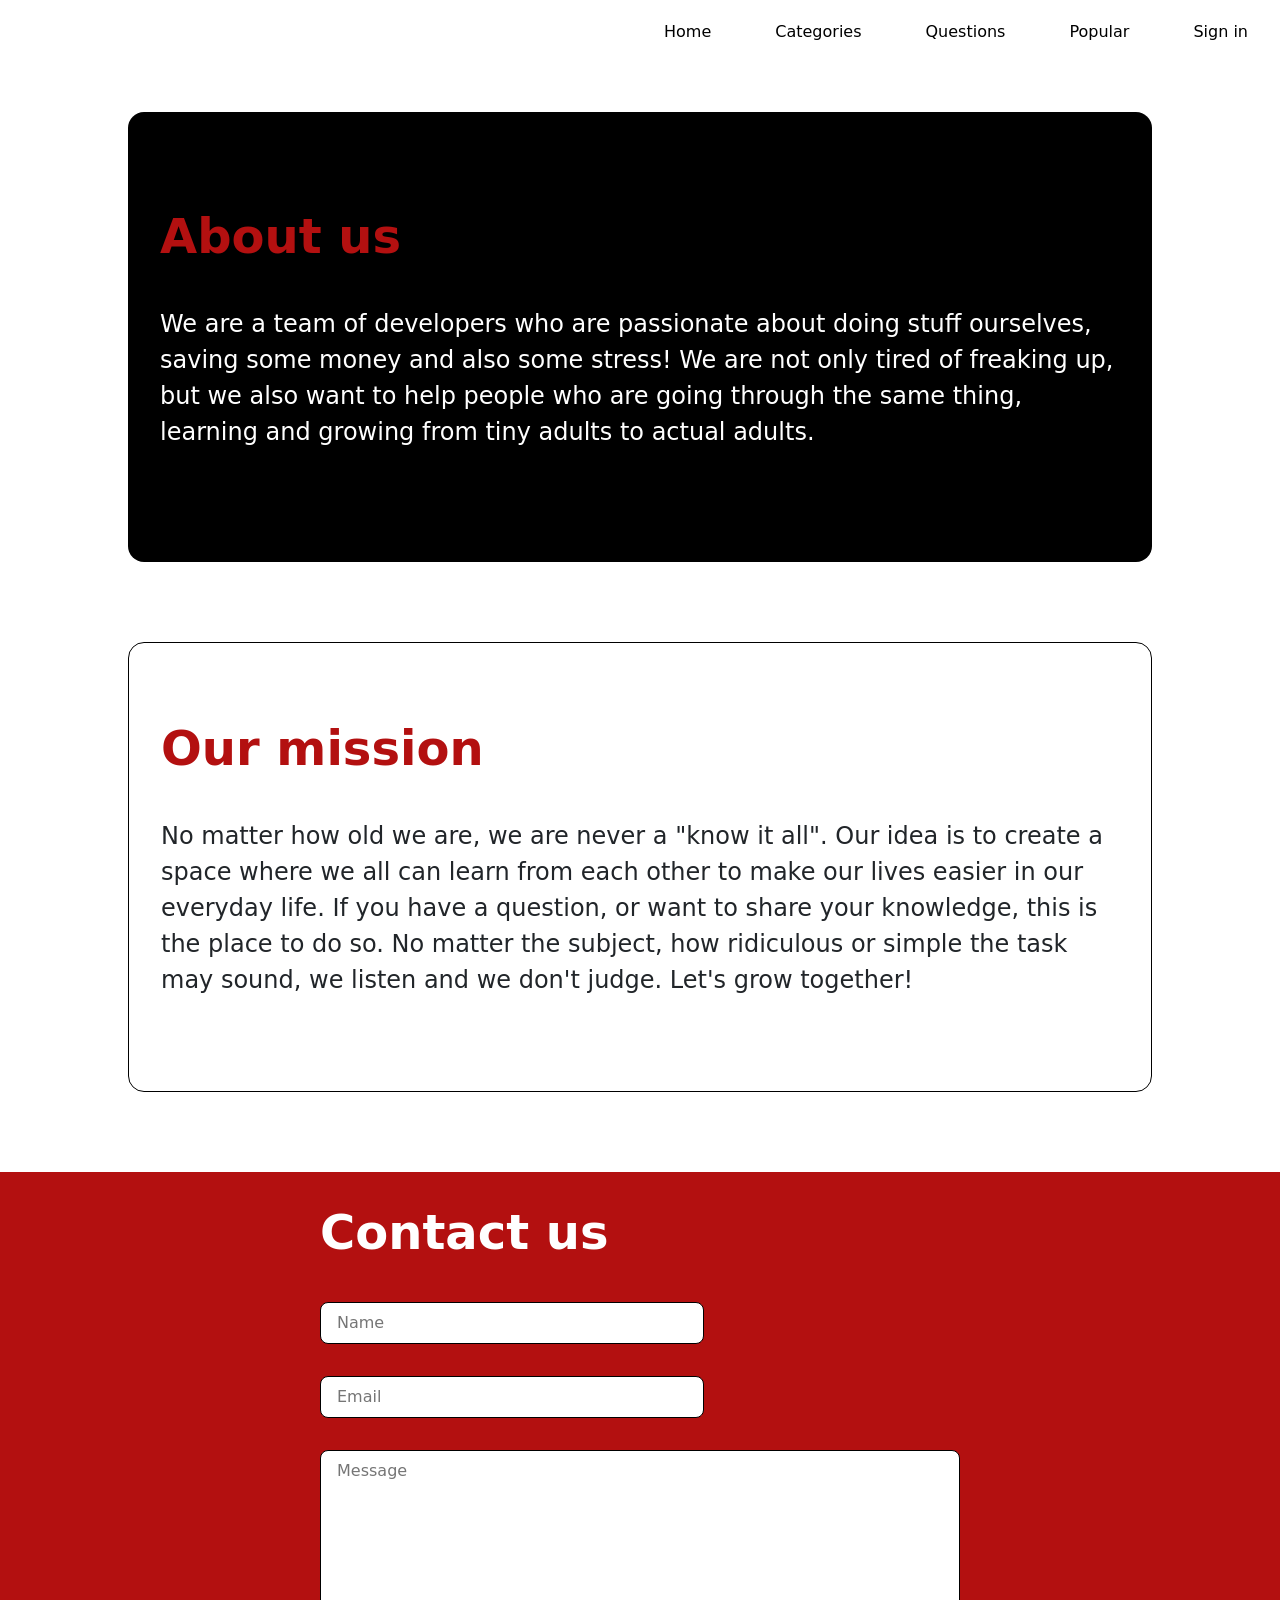
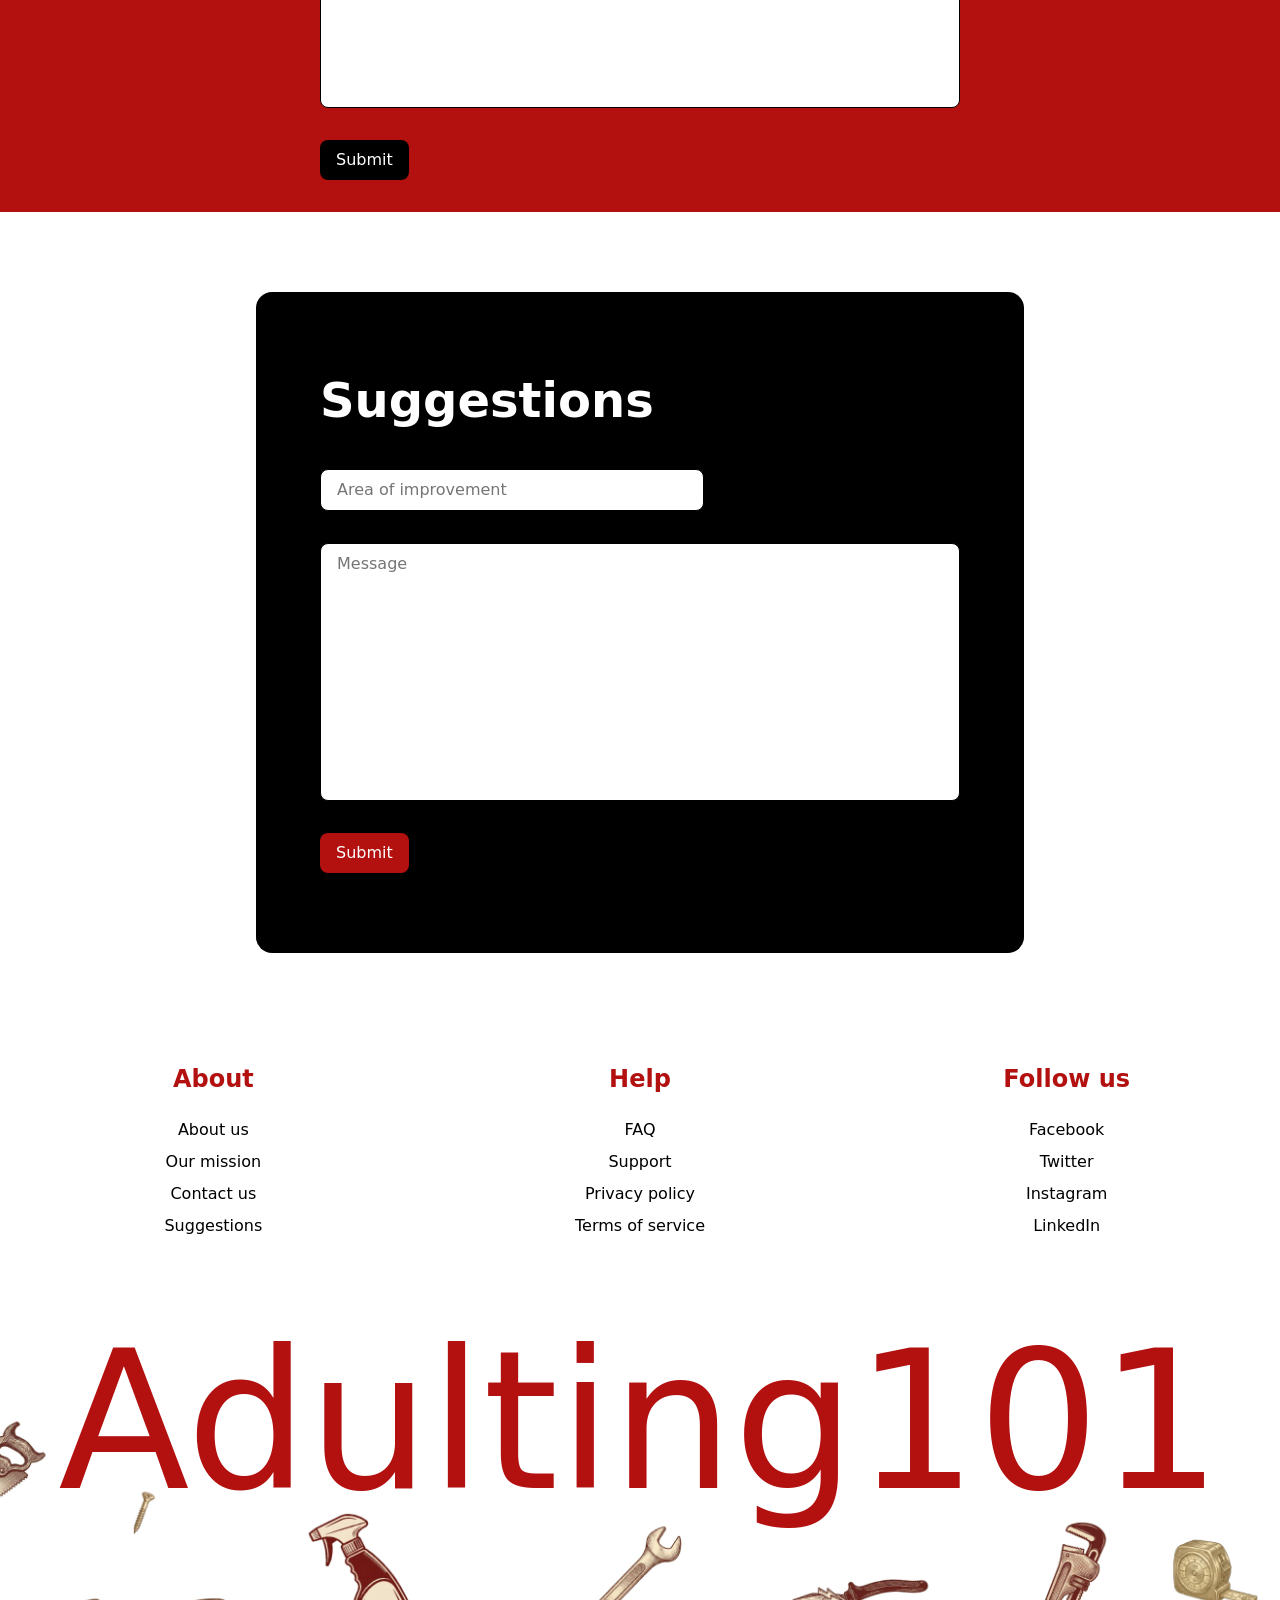
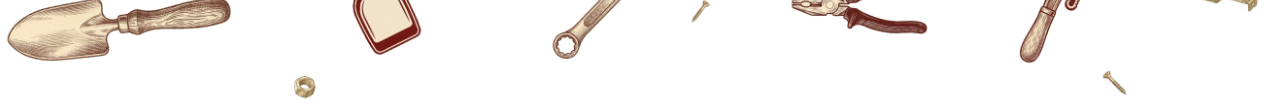
<file: about.html>
<!DOCTYPE html>
<html lang="en">
<head>
  <meta charset="UTF-8">
  <meta name="viewport" content="width=device-width, initial-scale=1.0">
  <link href="https://cdn.jsdelivr.net/npm/bootstrap@5.3.8/dist/css/bootstrap.min.css" rel="stylesheet" integrity="sha384-sRIl4kxILFvY47J16cr9ZwB07vP4J8+LH7qKQnuqkuIAvNWLzeN8tE5YBujZqJLB" crossorigin="anonymous">
  <link rel="stylesheet" href="css/navbar.css">
  <link rel="stylesheet" href="css/about.css">
  <link rel="stylesheet" href="css/footer.css">
  <title>Adulting101</title>
</head>
<body>
  <header id="navbar">
    <nav>
      <div>
        <div class="col-12">
          <ul class="d-none d-md-flex" id="menuList">
            <li><a href="index.html" id="home">Home</a></li>
            <li><a href="index.html#categoriesSectionId" id="categories">Categories</a></li>
            <li><a href="questions.html" id="questions">Questions</a></li>
            <li><a href="popular.html" id="popular">Popular</a></li>
            <li><a href="signIn.html" id="signIn">Sign in</a></li>
          </ul>
          <div class="menuButtonContainer">
            <button class="d-flex d-md-none menuButton" onclick="toggleMenu()" id="menuButtonId">
              <svg xmlns="http://www.w3.org/2000/svg" width="40" height="40" fill="currentColor" class="bi bi-justify" id="openMenu" viewBox="0 0 16 16">
                <path fill-rule="evenodd" d="M2 12.5a.5.5 0 0 1 .5-.5h11a.5.5 0 0 1 0 1h-11a.5.5 0 0 1-.5-.5m0-3a.5.5 0 0 1 .5-.5h11a.5.5 0 0 1 0 1h-11a.5.5 0 0 1-.5-.5m0-3a.5.5 0 0 1 .5-.5h11a.5.5 0 0 1 0 1h-11a.5.5 0 0 1-.5-.5m0-3a.5.5 0 0 1 .5-.5h11a.5.5 0 0 1 0 1h-11a.5.5 0 0 1-.5-.5"/>
              </svg>
              <svg xmlns="http://www.w3.org/2000/svg" width="40" height="40" fill="currentColor" class="bi bi-x-square d-none" id="closeMenu" viewBox="0 0 16 16">
                <path d="M14 1a1 1 0 0 1 1 1v12a1 1 0 0 1-1 1H2a1 1 0 0 1-1-1V2a1 1 0 0 1 1-1zM2 0a2 2 0 0 0-2 2v12a2 2 0 0 0 2 2h12a2 2 0 0 0 2-2V2a2 2 0 0 0-2-2z"/>
                <path d="M4.646 4.646a.5.5 0 0 1 .708 0L8 7.293l2.646-2.647a.5.5 0 0 1 .708.708L8.707 8l2.647 2.646a.5.5 0 0 1-.708.708L8 8.707l-2.646 2.647a.5.5 0 0 1-.708-.708L7.293 8 4.646 5.354a.5.5 0 0 1 0-.708"/>
              </svg>
            </button>
          </div>
        </div>
      </div>
    </nav>
  </header>

  <main>
    <section class="aboutSection" id="aboutSectionId">
      <div class="d-flex flex-column justify-content-center">
        <h2>About us</h2>
        <p>We are a team of developers who are passionate about doing stuff ourselves, saving some money and also some stress! We are not only tired of freaking up, but we also want to help people who are going through the same thing, learning and growing from tiny adults to actual adults.</p>
      </div>
    </section>

    <section class="missionSection" id="missionSectionId">
      <div class="d-flex flex-column justify-content-center">
        <h2>Our mission</h2>
        <p>No matter how old we are, we are never a "know it all". Our idea is to create a space where we all can learn from each other to make our lives easier in our everyday life. If you have a question, or want to share your knowledge, this is the place to do so. No matter the subject, how ridiculous or simple the task may sound, we listen and we don't judge. Let's grow together!</p>
      </div>
    </section>

    <section class="contactSection" id="contactSectionId">
      <div class="d-flex flex-column justify-content-center">
        <h2>Contact us</h2>
        <form>
          <input type="text" placeholder="Name">
          <input type="email" placeholder="Email">
          <textarea cols="30" rows="10" placeholder="Message"></textarea>
          <a href="wip.html">Submit</a>
        </form>
      </div>
    </section>

    <section class="suggestionsSection" id="suggestionsSectionId">
      <div class="d-flex flex-column justify-content-center">
        <h2>Suggestions</h2>
        <form>
          <input type="text" placeholder="Area of improvement">
          <textarea cols="30" rows="10" placeholder="Message"></textarea>
          <a href="wip.html">Submit</a>
        </form>
      </div>
    </section>
  </main>

  <footer>
    <div class="row m-0 footerContainer">
      <div class="col-4 m-0 p-0 footerItem">
        <h4>About</h4>
        <ul>
          <li><a href="about.html#aboutSectionId">About us</a></li>
          <li><a href="about.html#missionSectionId">Our mission</a></li>
          <li><a href="about.html#contactSectionId">Contact us</a></li>
          <li><a href="about.html#suggestionsSectionId">Suggestions</a></li>
        </ul>
      </div>
      <div class="col-4 m-0 p-0 footerItem">
        <h4>Help</h4>
        <ul>
          <li><a href="help.html#faqSectionId">FAQ</a></li>
          <li><a href="help.html#supportSectionId">Support</a></li>
          <li><a href="help.html#privacyPolicySectionId">Privacy policy</a></li>
          <li><a href="help.html#termsOfServiceSectionId">Terms of service</a></li>
        </ul>
      </div>
      <div class="col-4 m-0 p-0 footerItem">
        <h4>Follow us</h4>
        <ul>
          <li><a href="https://www.facebook.com/">Facebook</a></li>
          <li><a href="https://x.com/">Twitter</a></li>
          <li><a href="https://www.instagram.com/">Instagram</a></li>
          <li><a href="https://www.linkedin.com/">LinkedIn</a></li>
        </ul>
      </div>
    </div>
    <span>Adulting101</span>
  </footer>
  <script src="https://cdn.jsdelivr.net/npm/bootstrap@5.3.8/dist/js/bootstrap.bundle.min.js" integrity="sha384-FKyoEForCGlyvwx9Hj09JcYn3nv7wiPVlz7YYwJrWVcXK/BmnVDxM+D2scQbITxI" crossorigin="anonymous"></script>
  <script src="js/navbar.js"></script>
  
</body>
</html>
</file>
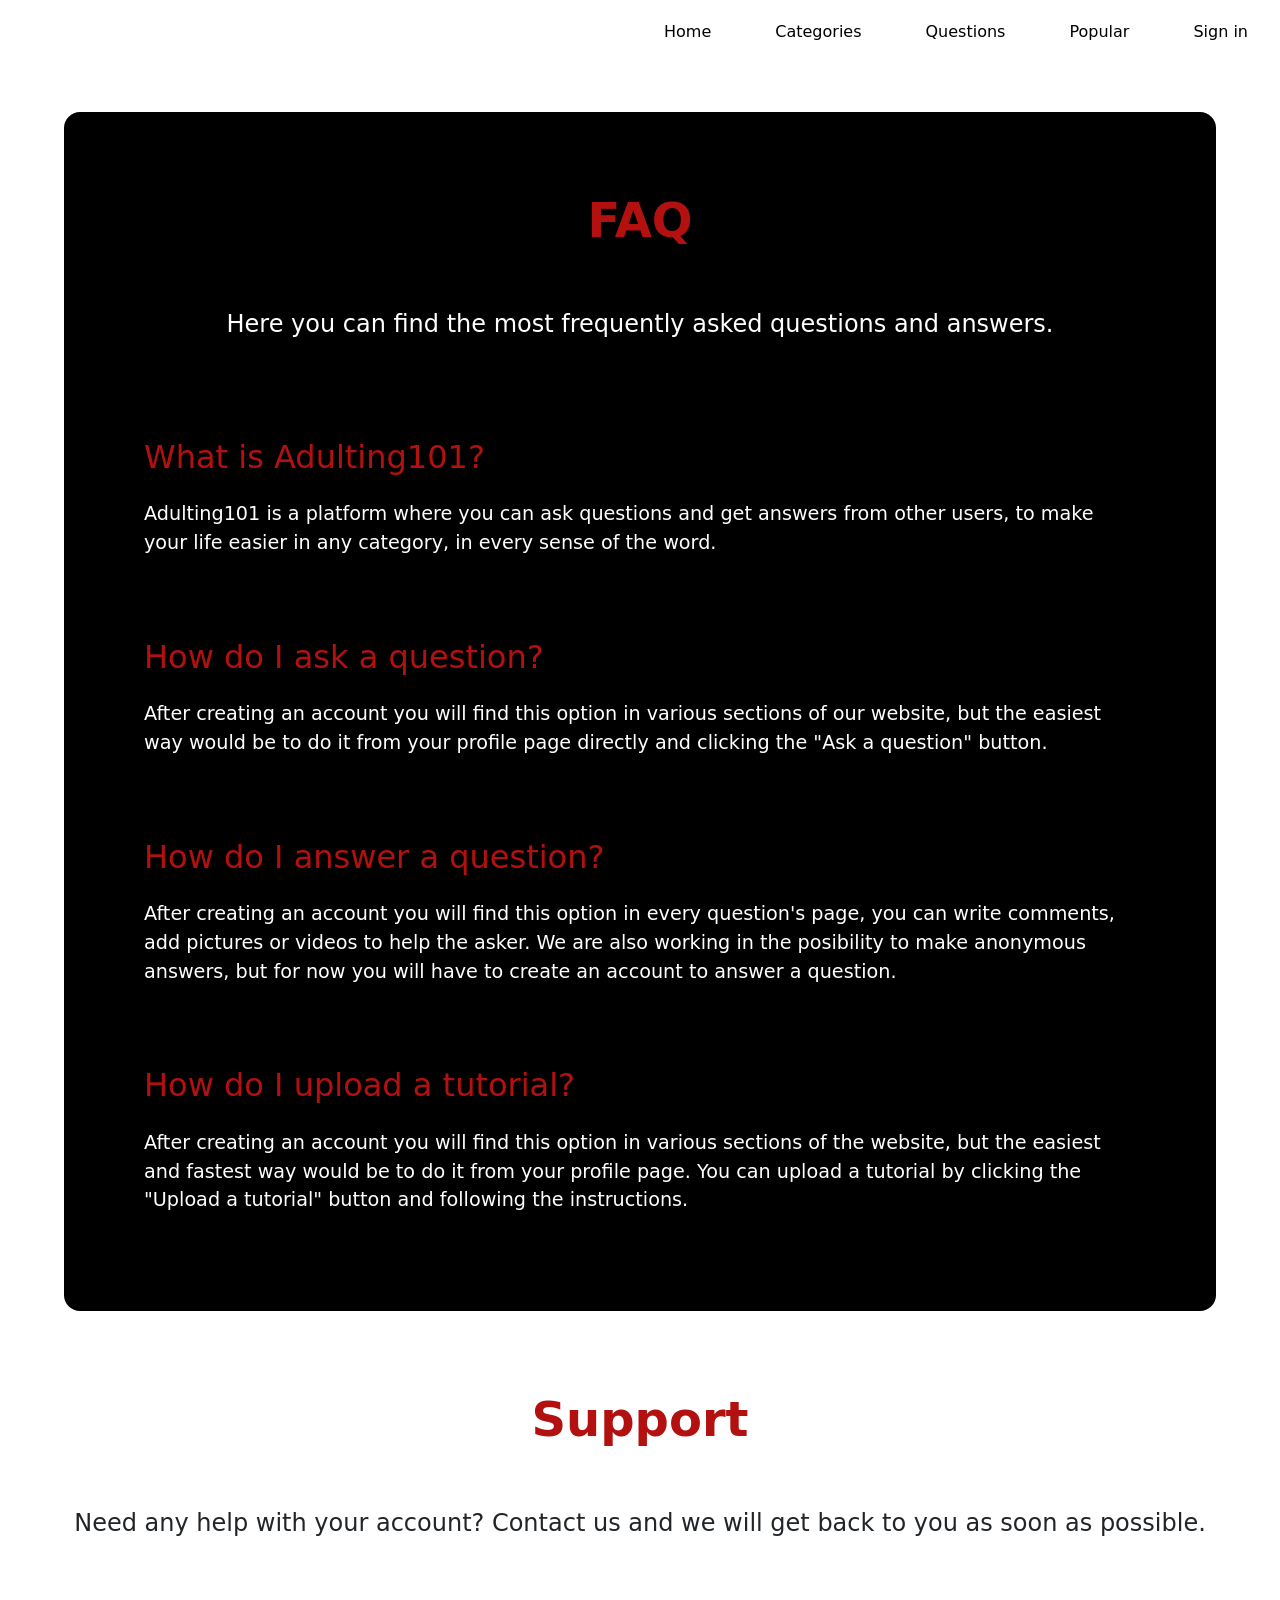
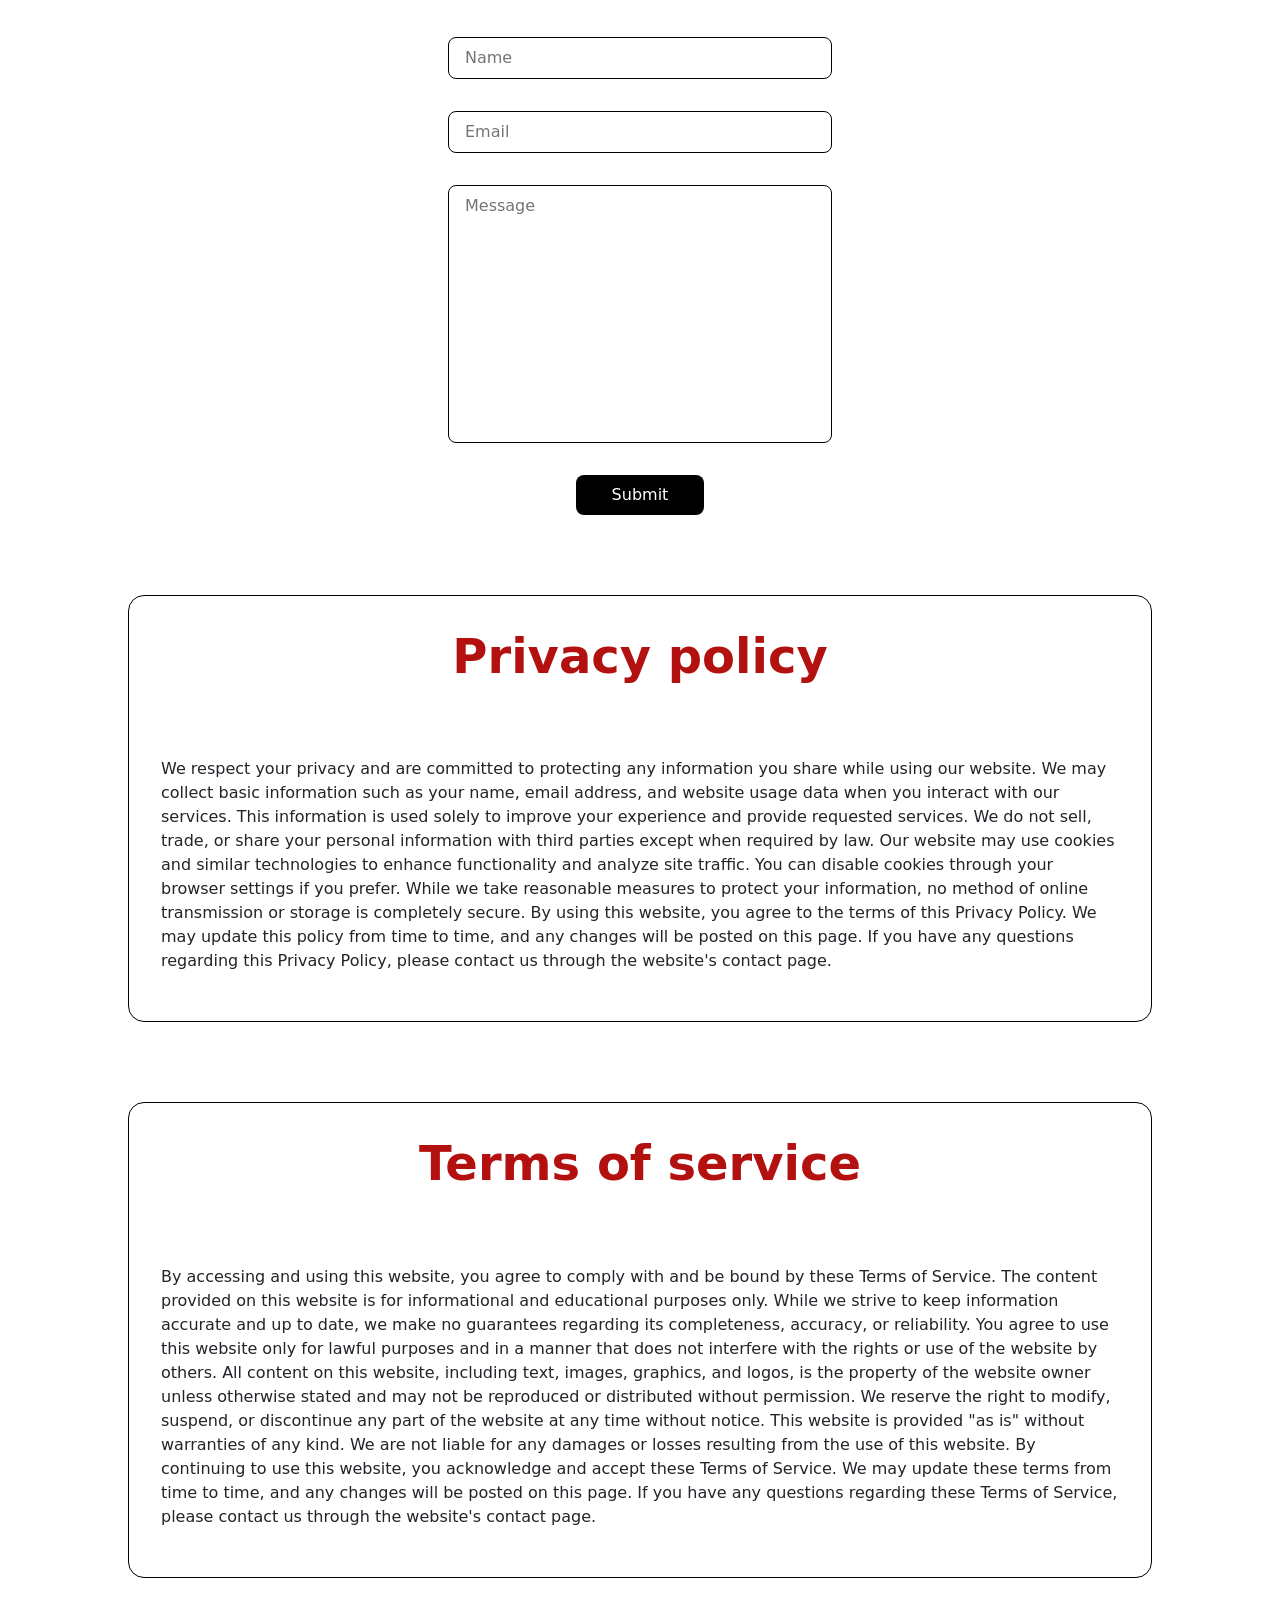
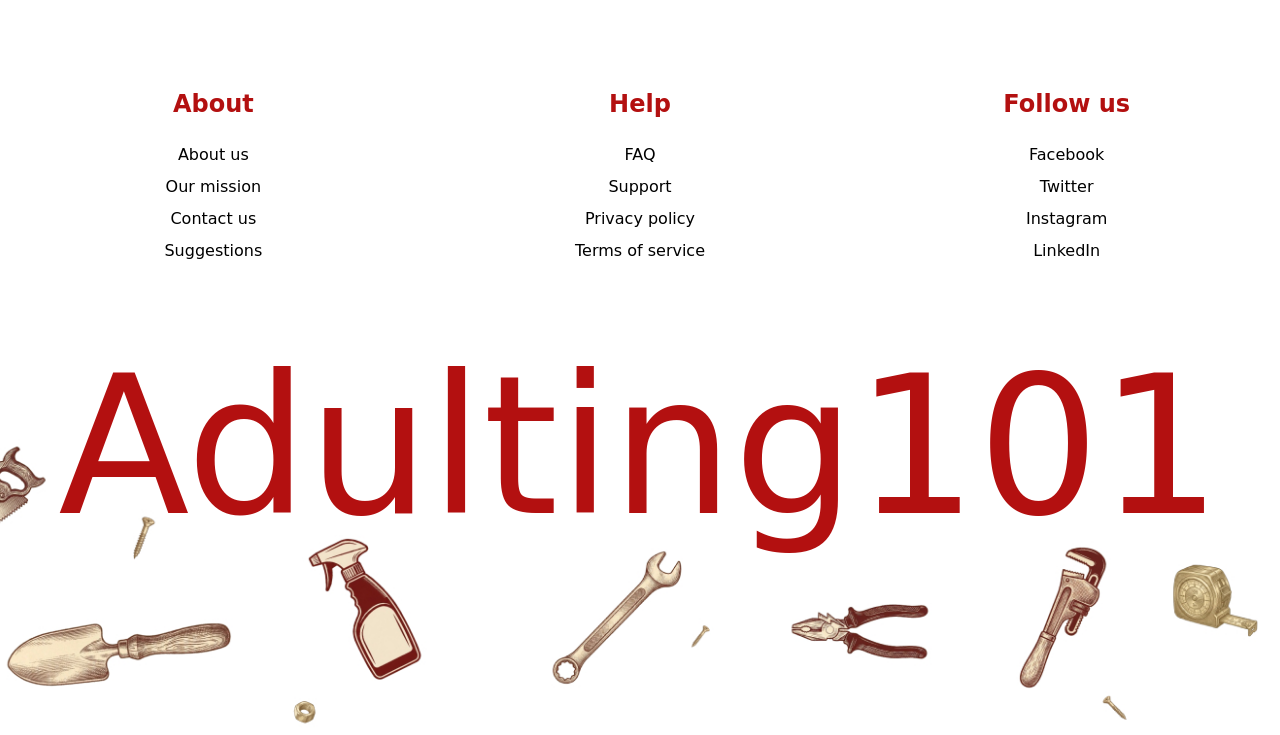
<file: help.html>
<!DOCTYPE html>
<html lang="en">
<head>
  <meta charset="UTF-8">
  <meta name="viewport" content="width=device-width, initial-scale=1.0">
  <link href="https://cdn.jsdelivr.net/npm/bootstrap@5.3.8/dist/css/bootstrap.min.css" rel="stylesheet" integrity="sha384-sRIl4kxILFvY47J16cr9ZwB07vP4J8+LH7qKQnuqkuIAvNWLzeN8tE5YBujZqJLB" crossorigin="anonymous">
  <link rel="stylesheet" href="css/navbar.css">
  <link rel="stylesheet" href="css/help.css">
  <link rel="stylesheet" href="css/footer.css">
  <title>Adulting101</title>
</head>
<body>
  <header id="navbar">
    <nav>
      <div>
        <div class="col-12">
          <ul class="d-none d-md-flex" id="menuList">
            <li><a href="index.html" id="home">Home</a></li>
            <li><a href="index.html#categoriesSectionId" id="categories">Categories</a></li>
            <li><a href="questions.html" id="questions">Questions</a></li>
            <li><a href="popular.html" id="popular">Popular</a></li>
            <li><a href="signIn.html" id="signIn">Sign in</a></li>
          </ul>
          <div class="menuButtonContainer">
            <button class="d-flex d-md-none menuButton" onclick="toggleMenu()" id="menuButtonId">
              <svg xmlns="http://www.w3.org/2000/svg" width="40" height="40" fill="currentColor" class="bi bi-justify" id="openMenu" viewBox="0 0 16 16">
                <path fill-rule="evenodd" d="M2 12.5a.5.5 0 0 1 .5-.5h11a.5.5 0 0 1 0 1h-11a.5.5 0 0 1-.5-.5m0-3a.5.5 0 0 1 .5-.5h11a.5.5 0 0 1 0 1h-11a.5.5 0 0 1-.5-.5m0-3a.5.5 0 0 1 .5-.5h11a.5.5 0 0 1 0 1h-11a.5.5 0 0 1-.5-.5m0-3a.5.5 0 0 1 .5-.5h11a.5.5 0 0 1 0 1h-11a.5.5 0 0 1-.5-.5"/>
              </svg>
              <svg xmlns="http://www.w3.org/2000/svg" width="40" height="40" fill="currentColor" class="bi bi-x-square d-none" id="closeMenu" viewBox="0 0 16 16">
                <path d="M14 1a1 1 0 0 1 1 1v12a1 1 0 0 1-1 1H2a1 1 0 0 1-1-1V2a1 1 0 0 1 1-1zM2 0a2 2 0 0 0-2 2v12a2 2 0 0 0 2 2h12a2 2 0 0 0 2-2V2a2 2 0 0 0-2-2z"/>
                <path d="M4.646 4.646a.5.5 0 0 1 .708 0L8 7.293l2.646-2.647a.5.5 0 0 1 .708.708L8.707 8l2.647 2.646a.5.5 0 0 1-.708.708L8 8.707l-2.646 2.647a.5.5 0 0 1-.708-.708L7.293 8 4.646 5.354a.5.5 0 0 1 0-.708"/>
              </svg>
            </button>
          </div>
        </div>
      </div>
    </nav>
  </header>

  <main>
    <section class="faqSection" id="faqSectionId">
      <div class="faqContainer">
        <div class="faqIntro">
          <h2>FAQ</h2>
          <p>Here you can find the most frequently asked questions and answers.</p>
        </div>
        <div class="faqQuestions">
          <div>
            <h3>What is Adulting101?</h3>
            <p>Adulting101 is a platform where you can ask questions and get answers from other users, to make your life easier in any category, in every sense of the word.</p>
          </div>
          <div>
            <h3>How do I ask a question?</h3>
            <p>After creating an account you will find this option in various sections of our website, but the easiest way would be to do it from your profile page directly and clicking the "Ask a question" button.</p>
          </div>
          <div>
            <h3>How do I answer a question?</h3>
            <p>After creating an account you will find this option in every question's page, you can write comments, add pictures or videos to help the asker. We are also working in the posibility to make anonymous answers, but for now you will have to create an account to answer a question.</p>
          </div>
          <div>
            <h3>How do I upload a tutorial?</h3>
            <p>After creating an account you will find this option in various sections of the website, but the easiest and fastest way would be to do it from your profile page. You can upload a tutorial by clicking the "Upload a tutorial" button and following the instructions.</p>
          </div>
        </div>
      </div>
    </section>

    <section class="supportSection" id="supportSectionId">
      <div class="supportContainer">
        <div class="supportIntro">
          <h2>Support</h2>
          <p>Need any help with your account? Contact us and we will get back to you as soon as possible.</p>
        </div>
        <form class="supportForm">
          <input type="text" placeholder="Name">
          <input type="email" placeholder="Email">
          <textarea cols="30" rows="10" placeholder="Message"></textarea>
          <a href="wip.html" class="supportFormButton">Submit</a>
        </form>
      </div>
    </section>

    <section class="privacyPolicySection" id="privacyPolicySectionId">
      <div class="privacyPolicyContainer">
        <h2>Privacy policy</h2>
        <p>We respect your privacy and are committed to protecting any information you share while using our website.

          We may collect basic information such as your name, email address, and website usage data when you interact with our services. This information is used solely to improve your experience and provide requested services.
          
          We do not sell, trade, or share your personal information with third parties except when required by law.
          
          Our website may use cookies and similar technologies to enhance functionality and analyze site traffic. You can disable cookies through your browser settings if you prefer.
          
          While we take reasonable measures to protect your information, no method of online transmission or storage is completely secure.
          
          By using this website, you agree to the terms of this Privacy Policy. We may update this policy from time to time, and any changes will be posted on this page.
          
          If you have any questions regarding this Privacy Policy, please contact us through the website's contact page.</p>
      </div>

    </section>

    <section class="termsOfServiceSection" id="termsOfServiceSectionId">
      <div class="termsOfServiceContainer">
        <h2>Terms of service</h2>
        <p>By accessing and using this website, you agree to comply with and be bound by these Terms of Service.

          The content provided on this website is for informational and educational purposes only. While we strive to keep information accurate and up to date, we make no guarantees regarding its completeness, accuracy, or reliability.
          
          You agree to use this website only for lawful purposes and in a manner that does not interfere with the rights or use of the website by others.
          
          All content on this website, including text, images, graphics, and logos, is the property of the website owner unless otherwise stated and may not be reproduced or distributed without permission.
          
          We reserve the right to modify, suspend, or discontinue any part of the website at any time without notice.
          
          This website is provided "as is" without warranties of any kind. We are not liable for any damages or losses resulting from the use of this website.
          
          By continuing to use this website, you acknowledge and accept these Terms of Service. We may update these terms from time to time, and any changes will be posted on this page.
          
          If you have any questions regarding these Terms of Service, please contact us through the website's contact page.</p>
      </div>
    </section>
  </main>

  <footer>
    <div class="row m-0 footerContainer">
      <div class="col-4 m-0 p-0 footerItem">
        <h4>About</h4>
        <ul>
          <li><a href="about.html#aboutSectionId">About us</a></li>
          <li><a href="about.html#missionSectionId">Our mission</a></li>
          <li><a href="about.html#contactSectionId">Contact us</a></li>
          <li><a href="about.html#suggestionsSectionId">Suggestions</a></li>
        </ul>
      </div>
      <div class="col-4 m-0 p-0 footerItem">
        <h4>Help</h4>
        <ul>
          <li><a href="help.html#faqSectionId">FAQ</a></li>
          <li><a href="help.html#supportSectionId">Support</a></li>
          <li><a href="help.html#privacyPolicySectionId">Privacy policy</a></li>
          <li><a href="help.html#termsOfServiceSectionId">Terms of service</a></li>
        </ul>
      </div>
      <div class="col-4 m-0 p-0 footerItem">
        <h4>Follow us</h4>
        <ul>
          <li><a href="https://www.facebook.com/">Facebook</a></li>
          <li><a href="https://x.com/">Twitter</a></li>
          <li><a href="https://www.instagram.com/">Instagram</a></li>
          <li><a href="https://www.linkedin.com/">LinkedIn</a></li>
        </ul>
      </div>
    </div>
    <span>Adulting101</span>
  </footer>
  <script src="https://cdn.jsdelivr.net/npm/bootstrap@5.3.8/dist/js/bootstrap.bundle.min.js" integrity="sha384-FKyoEForCGlyvwx9Hj09JcYn3nv7wiPVlz7YYwJrWVcXK/BmnVDxM+D2scQbITxI" crossorigin="anonymous"></script>
  <script src="js/navbar.js"></script>
  
</body>
</html>
</file>
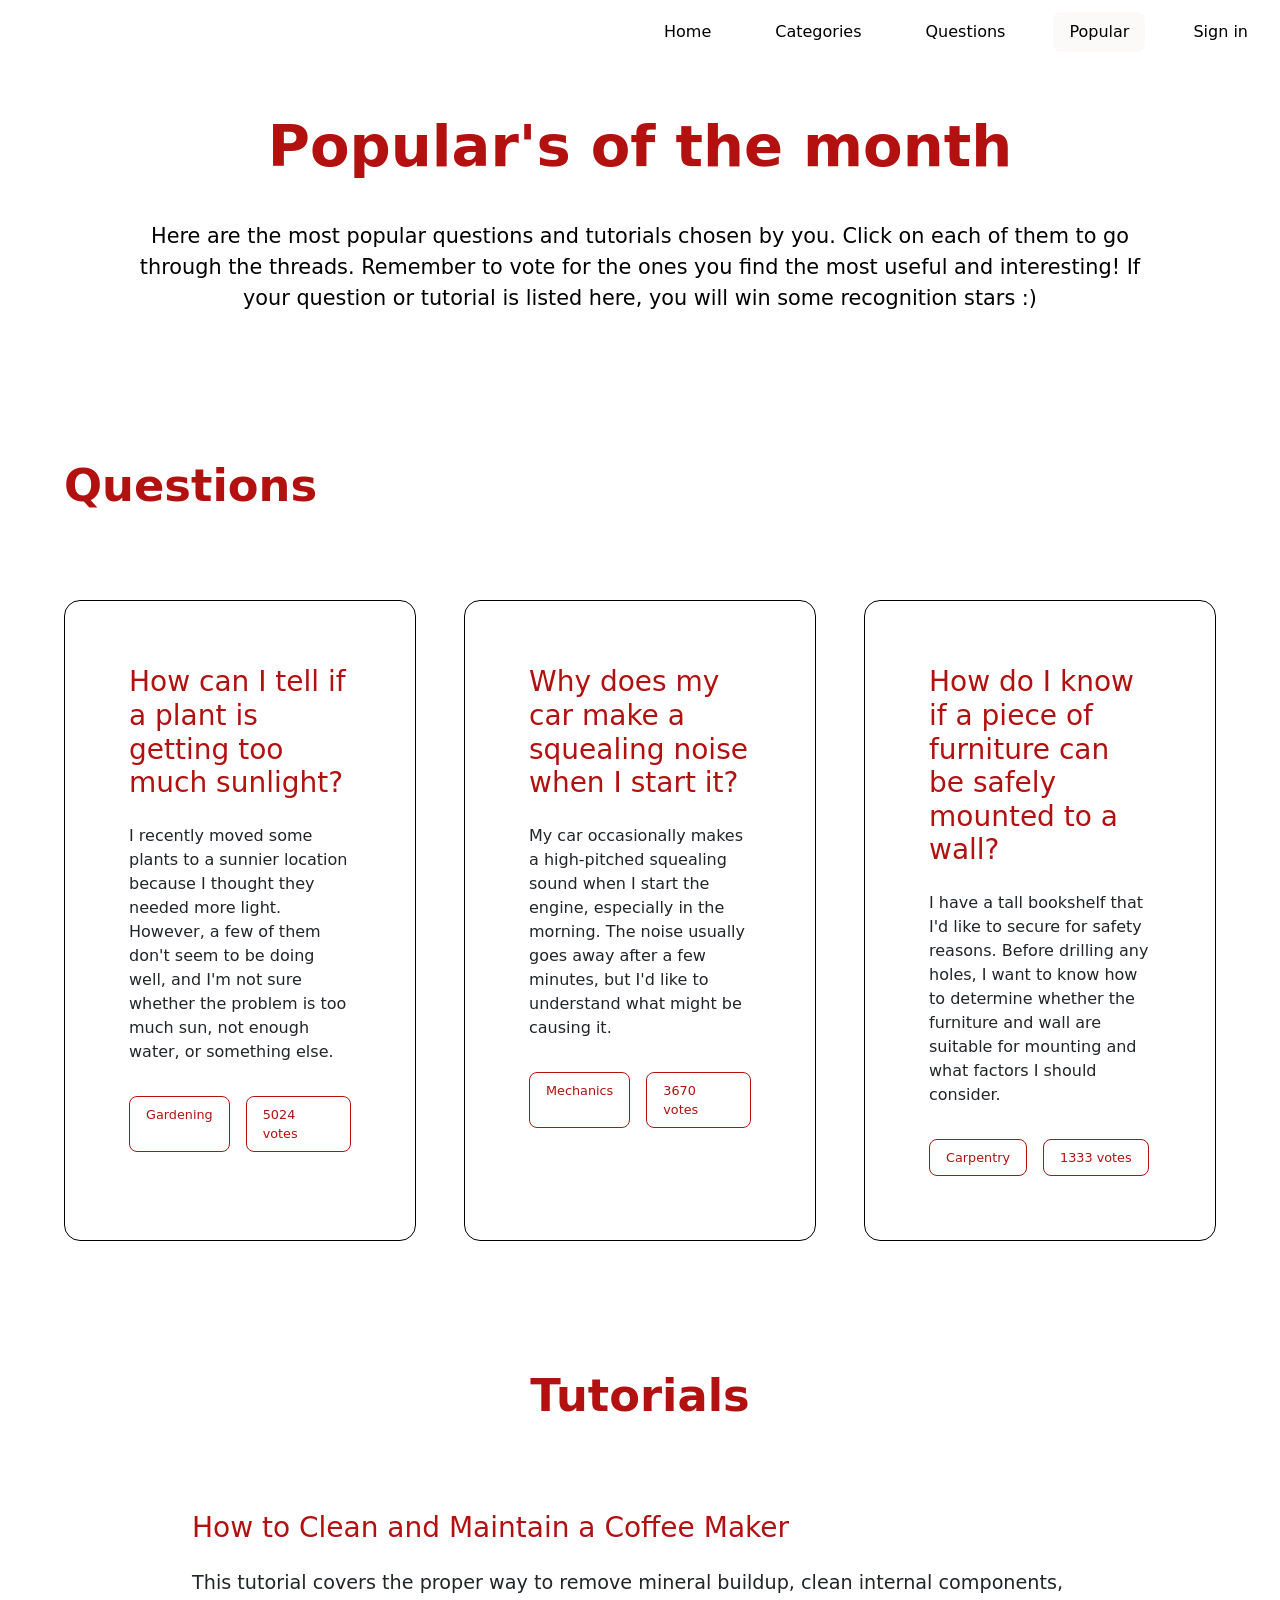
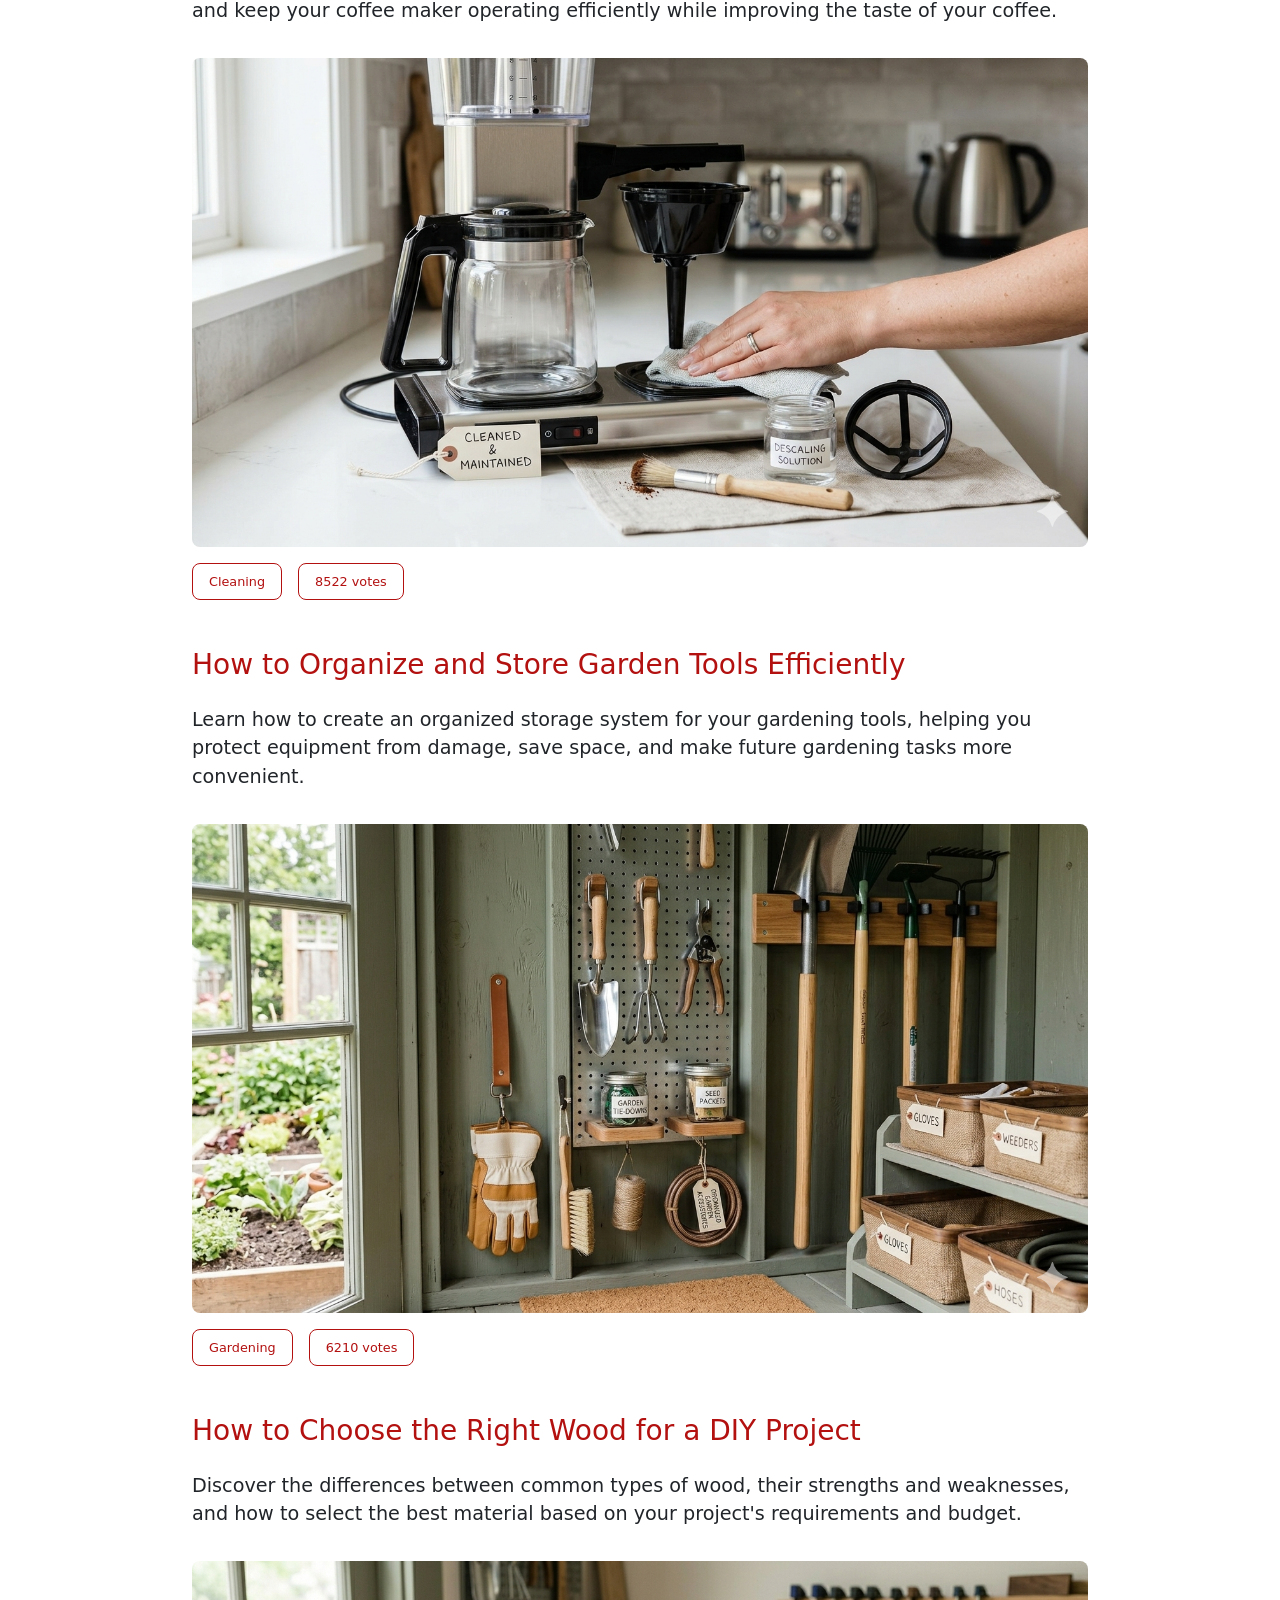
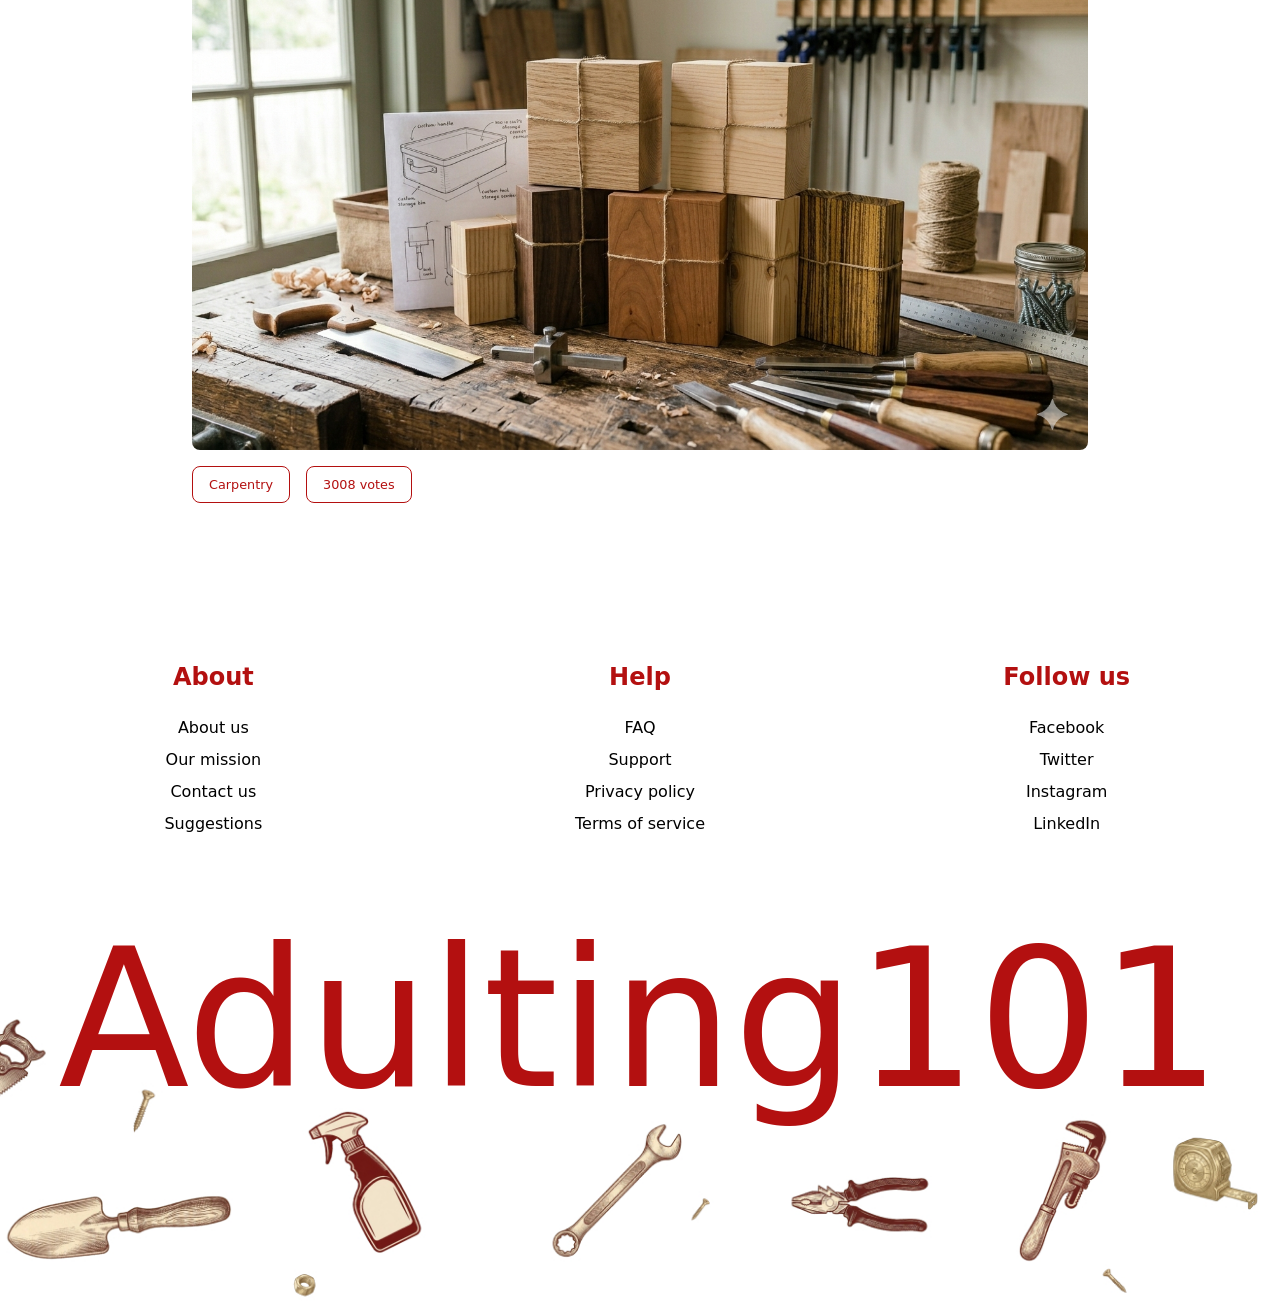
<file: popular.html>
<!DOCTYPE html>
<html lang="en">
<head>
  <meta charset="UTF-8">
  <meta name="viewport" content="width=device-width, initial-scale=1.0">
  <link href="https://cdn.jsdelivr.net/npm/bootstrap@5.3.8/dist/css/bootstrap.min.css" rel="stylesheet" integrity="sha384-sRIl4kxILFvY47J16cr9ZwB07vP4J8+LH7qKQnuqkuIAvNWLzeN8tE5YBujZqJLB" crossorigin="anonymous">
  <link rel="stylesheet" href="css/navbar.css">
  <link rel="stylesheet" href="css/popular.css">
  <link rel="stylesheet" href="css/footer.css">
  <title>Adulting101</title>
</head>
<body>
  <header id="navbar">
    <nav>
      <div>
        <div class="col-12">
          <ul class="d-none d-md-flex" id="menuList">
            <li><a href="index.html" id="home">Home</a></li>
            <li><a href="index.html#categoriesSectionId" id="categories">Categories</a></li>
            <li><a href="questions.html" id="questions">Questions</a></li>
            <li><a href="popular.html" id="popular">Popular</a></li>
            <li><a href="signIn.html" id="signIn">Sign in</a></li>
          </ul>
          <div class="menuButtonContainer">
            <button class="d-flex d-md-none menuButton" onclick="toggleMenu()" id="menuButtonId">
              <svg xmlns="http://www.w3.org/2000/svg" width="40" height="40" fill="currentColor" class="bi bi-justify" id="openMenu" viewBox="0 0 16 16">
                <path fill-rule="evenodd" d="M2 12.5a.5.5 0 0 1 .5-.5h11a.5.5 0 0 1 0 1h-11a.5.5 0 0 1-.5-.5m0-3a.5.5 0 0 1 .5-.5h11a.5.5 0 0 1 0 1h-11a.5.5 0 0 1-.5-.5m0-3a.5.5 0 0 1 .5-.5h11a.5.5 0 0 1 0 1h-11a.5.5 0 0 1-.5-.5m0-3a.5.5 0 0 1 .5-.5h11a.5.5 0 0 1 0 1h-11a.5.5 0 0 1-.5-.5"/>
              </svg>
              <svg xmlns="http://www.w3.org/2000/svg" width="40" height="40" fill="currentColor" class="bi bi-x-square d-none" id="closeMenu" viewBox="0 0 16 16">
                <path d="M14 1a1 1 0 0 1 1 1v12a1 1 0 0 1-1 1H2a1 1 0 0 1-1-1V2a1 1 0 0 1 1-1zM2 0a2 2 0 0 0-2 2v12a2 2 0 0 0 2 2h12a2 2 0 0 0 2-2V2a2 2 0 0 0-2-2z"/>
                <path d="M4.646 4.646a.5.5 0 0 1 .708 0L8 7.293l2.646-2.647a.5.5 0 0 1 .708.708L8.707 8l2.647 2.646a.5.5 0 0 1-.708.708L8 8.707l-2.646 2.647a.5.5 0 0 1-.708-.708L7.293 8 4.646 5.354a.5.5 0 0 1 0-.708"/>
              </svg>
            </button>
          </div>
        </div>
      </div>
    </nav>
  </header>

  <main>
    <section class="popularInfoSection">
      <h1>Popular's of the month</h1>
      <p>Here are the most popular questions and tutorials chosen by you. Click on each of them to go through the threads. Remember to vote for the ones you find the most useful and interesting! If your question or tutorial is listed here, you will win some recognition stars :)</p>
    </section>

    <section class="popularQuestionsSection">
      <h2>Questions</h2>
      <div class="popularQuestionsList">
        <div class="popularQuestionItem">
          <h3><a href="wip.html">How can I tell if a plant is getting too much sunlight?</a></h3>
          <p>I recently moved some plants to a sunnier location because I thought they needed more light. However, a few of them don't seem to be doing well, and I'm not sure whether the problem is too much sun, not enough water, or something else.</p>
          <div class="questionItemTags">
            <span>Gardening</span>
            <span>5024 votes</span>
          </div>
        </div>
        <div class="popularQuestionItem">
          <h3><a href="wip.html">Why does my car make a squealing noise when I start it?</a></h3>
          <p>My car occasionally makes a high-pitched squealing sound when I start the engine, especially in the morning. The noise usually goes away after a few minutes, but I'd like to understand what might be causing it.</p>
          <div class="questionItemTags">
            <span>Mechanics</span>
            <span>3670 votes</span>
          </div>
        </div>
        <div class="popularQuestionItem">
          <h3><a href="wip.html">How do I know if a piece of furniture can be safely mounted to a wall?</a></h3>
          <p>I have a tall bookshelf that I'd like to secure for safety reasons. Before drilling any holes, I want to know how to determine whether the furniture and wall are suitable for mounting and what factors I should consider.</p>
          <div class="questionItemTags">
            <span>Carpentry</span>
            <span>1333 votes</span>
          </div>
        </div>
      </div>
    </section>

    <section class="popularTutorialsSection">
      <h2>Tutorials</h2>
      <div class="popularTutorialsList">
        <div class="popularTutorialItem">
          <h3><a href="wip.html">How to Clean and Maintain a Coffee Maker</a></h3>
          <p>This tutorial covers the proper way to remove mineral buildup, clean internal components, and keep your coffee maker operating efficiently while improving the taste of your coffee.</p>
          <img src="./img/howToCleanACoffeeMaker.png" alt="">
          <div class="tutorialItemTags">
            <span>Cleaning</span>
            <span>8522 votes</span>
          </div>
        </div>
        <div class="popularTutorialItem">
          <h3><a href="wip.html">How to Organize and Store Garden Tools Efficiently</a></h3>
          <p>Learn how to create an organized storage system for your gardening tools, helping you protect equipment from damage, save space, and make future gardening tasks more convenient.</p>
          <img src="./img/howToOrganizeGardeningTools.png" alt="">
          <div class="tutorialItemTags">
            <span>Gardening</span>
            <span>6210 votes</span>
          </div>
        </div>
        <div class="popularTutorialItem">
          <h3><a href="wip.html">How to Choose the Right Wood for a DIY Project</a></h3>
          <p>Discover the differences between common types of wood, their strengths and weaknesses, and how to select the best material based on your project's requirements and budget.</p>
          <img src="./img/howToChooseATypeOfWood.png" alt="">
          <div class="tutorialItemTags">
            <span>Carpentry</span>
            <span>3008 votes</span>
          </div>
        </div>
      </div>
    </section>
  </main>

  <footer>
    <div class="row m-0 footerContainer">
      <div class="col-4 m-0 p-0 footerItem">
        <h4>About</h4>
        <ul>
          <li><a href="about.html#aboutSectionId">About us</a></li>
          <li><a href="about.html#missionSectionId">Our mission</a></li>
          <li><a href="about.html#contactSectionId">Contact us</a></li>
          <li><a href="about.html#suggestionsSectionId">Suggestions</a></li>
        </ul>
      </div>
      <div class="col-4 m-0 p-0 footerItem">
        <h4>Help</h4>
        <ul>
          <li><a href="help.html#faqSectionId">FAQ</a></li>
          <li><a href="help.html#supportSectionId">Support</a></li>
          <li><a href="help.html#privacyPolicySectionId">Privacy policy</a></li>
          <li><a href="help.html#termsOfServiceSectionId">Terms of service</a></li>
        </ul>
      </div>
      <div class="col-4 m-0 p-0 footerItem">
        <h4>Follow us</h4>
        <ul>
          <li><a href="https://www.facebook.com/">Facebook</a></li>
          <li><a href="https://x.com/">Twitter</a></li>
          <li><a href="https://www.instagram.com/">Instagram</a></li>
          <li><a href="https://www.linkedin.com/">LinkedIn</a></li>
        </ul>
      </div>
    </div>
    <span>Adulting101</span>
  </footer>
  <script src="https://cdn.jsdelivr.net/npm/bootstrap@5.3.8/dist/js/bootstrap.bundle.min.js" integrity="sha384-FKyoEForCGlyvwx9Hj09JcYn3nv7wiPVlz7YYwJrWVcXK/BmnVDxM+D2scQbITxI" crossorigin="anonymous"></script>
  <script src="js/navbar.js"></script>
  
</body>
</html>
</file>
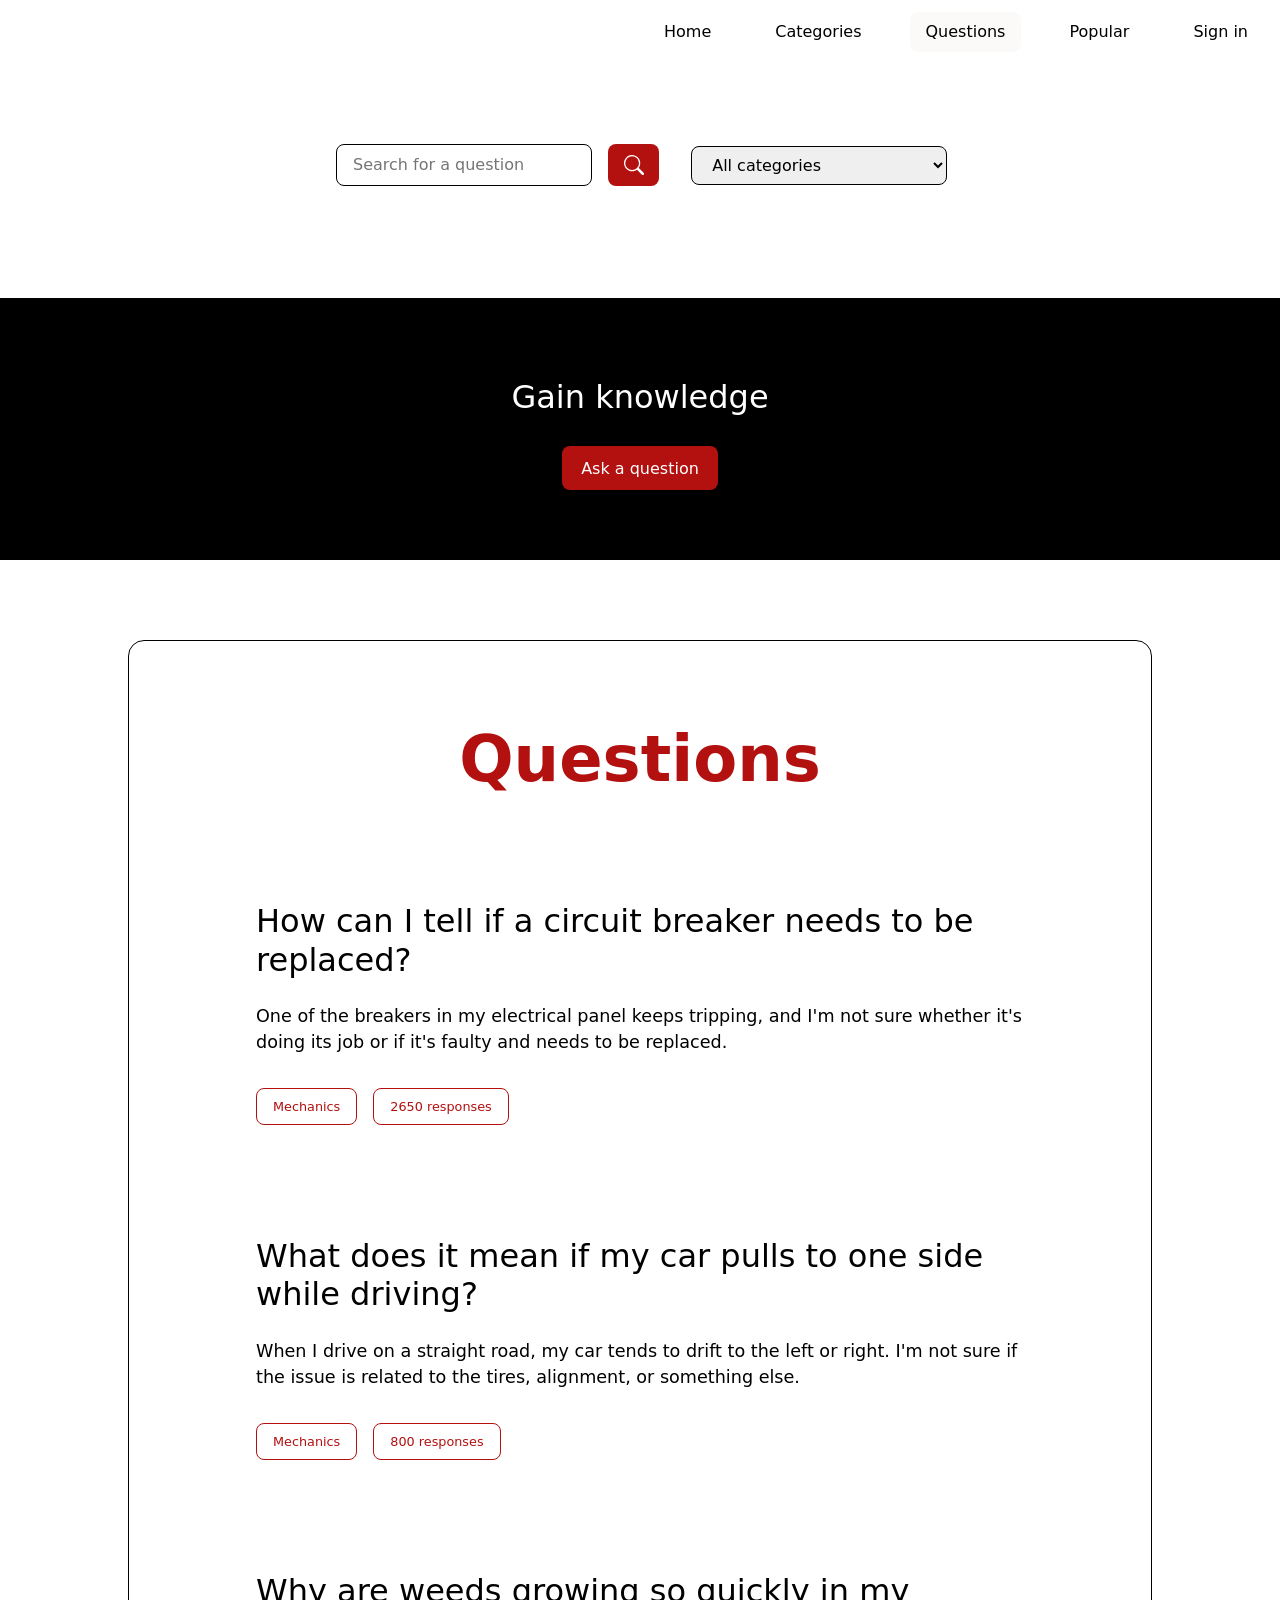
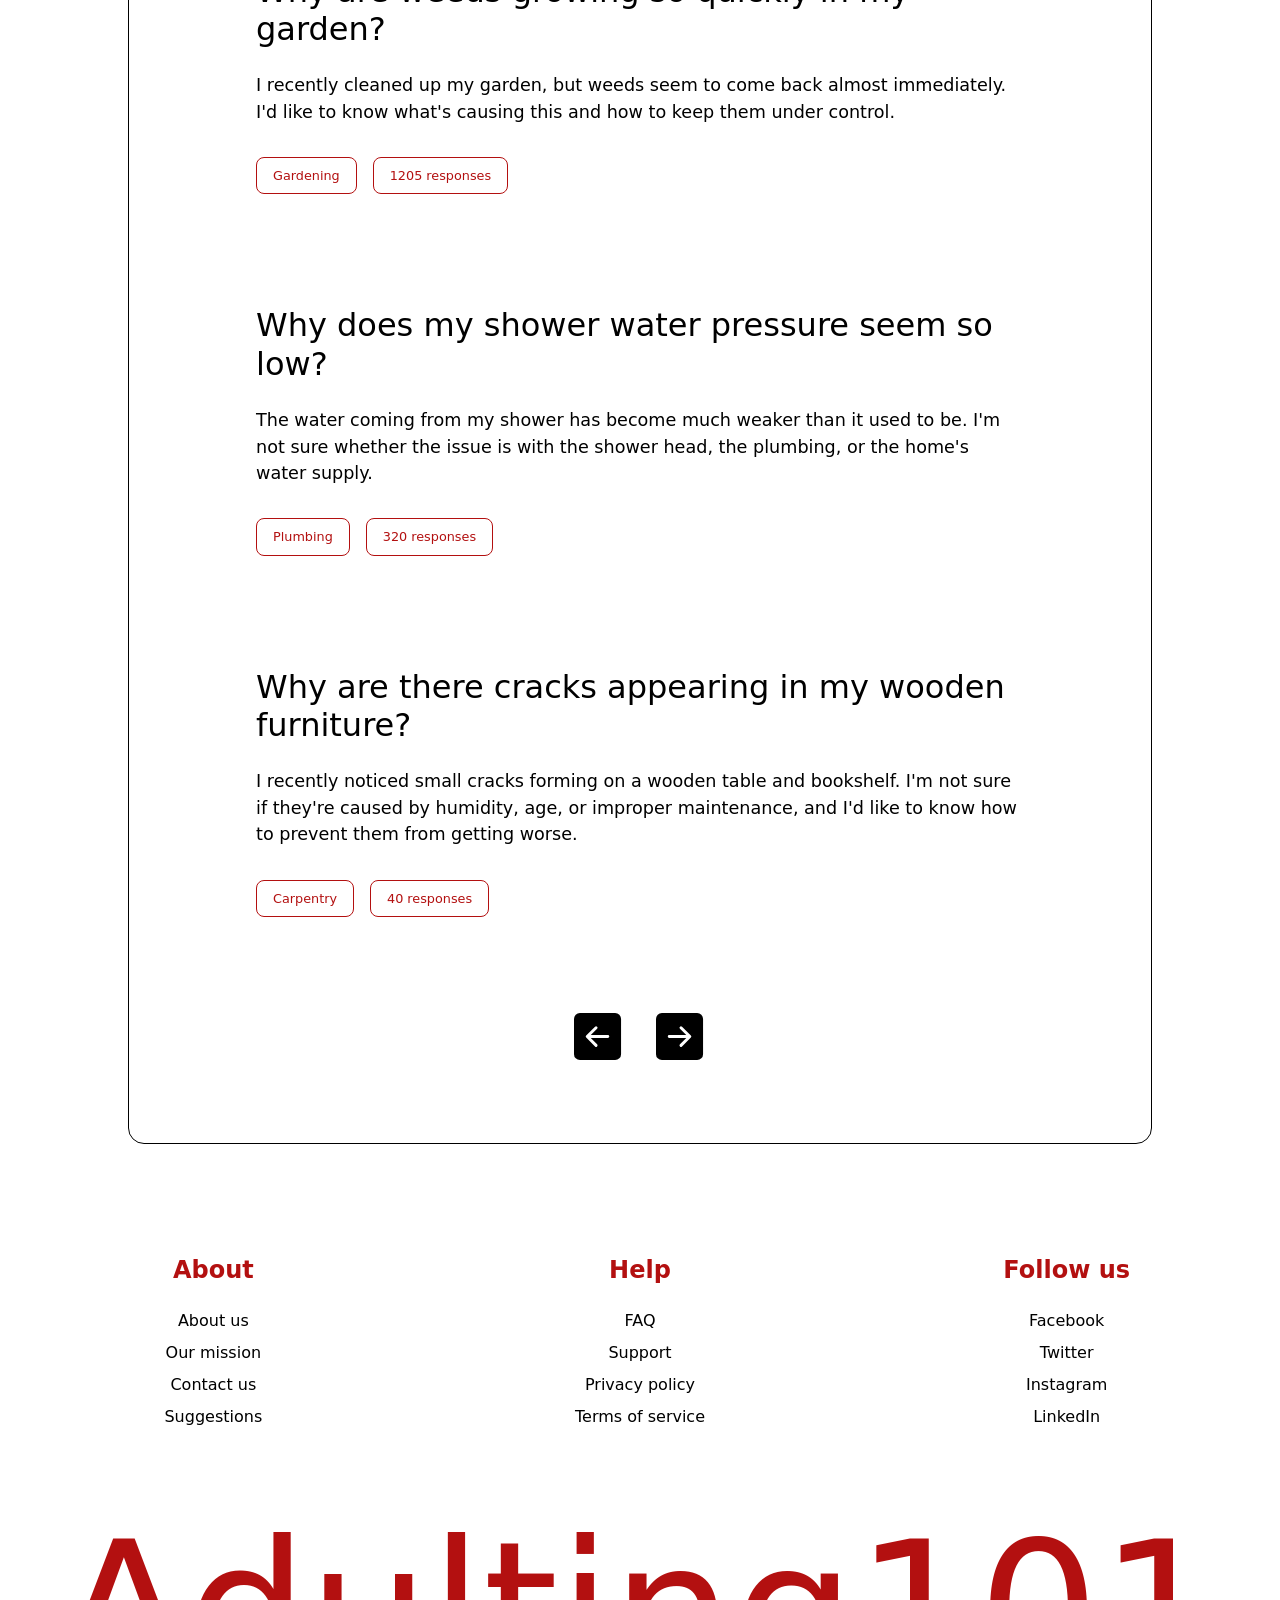
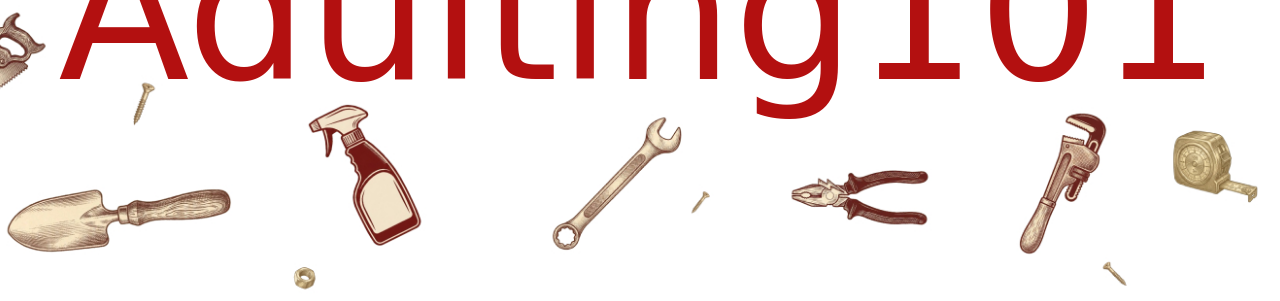
<file: questions.html>
<!DOCTYPE html>
<html lang="en">
<head>
  <meta charset="UTF-8">
  <meta name="viewport" content="width=device-width, initial-scale=1.0">
  <link href="https://cdn.jsdelivr.net/npm/bootstrap@5.3.8/dist/css/bootstrap.min.css" rel="stylesheet" integrity="sha384-sRIl4kxILFvY47J16cr9ZwB07vP4J8+LH7qKQnuqkuIAvNWLzeN8tE5YBujZqJLB" crossorigin="anonymous">
  <link rel="stylesheet" href="css/navbar.css">
  <link rel="stylesheet" href="css/questions.css">
  <link rel="stylesheet" href="css/footer.css">
  <title>Adulting101</title>
</head>
<body>
  <header id="navbar">
    <nav>
      <div>
        <div class="col-12">
          <ul class="d-none d-md-flex" id="menuList">
            <li><a href="index.html" id="home">Home</a></li>
            <li><a href="index.html#categoriesSectionId" id="categories">Categories</a></li>
            <li><a href="questions.html" id="questions">Questions</a></li>
            <li><a href="popular.html" id="popular">Popular</a></li>
            <li><a href="signIn.html" id="signIn">Sign in</a></li>
          </ul>
          <div class="menuButtonContainer">
            <button class="d-flex d-md-none menuButton" onclick="toggleMenu()" id="menuButtonId">
              <svg xmlns="http://www.w3.org/2000/svg" width="40" height="40" fill="currentColor" class="bi bi-justify" id="openMenu" viewBox="0 0 16 16">
                <path fill-rule="evenodd" d="M2 12.5a.5.5 0 0 1 .5-.5h11a.5.5 0 0 1 0 1h-11a.5.5 0 0 1-.5-.5m0-3a.5.5 0 0 1 .5-.5h11a.5.5 0 0 1 0 1h-11a.5.5 0 0 1-.5-.5m0-3a.5.5 0 0 1 .5-.5h11a.5.5 0 0 1 0 1h-11a.5.5 0 0 1-.5-.5m0-3a.5.5 0 0 1 .5-.5h11a.5.5 0 0 1 0 1h-11a.5.5 0 0 1-.5-.5"/>
              </svg>
              <svg xmlns="http://www.w3.org/2000/svg" width="40" height="40" fill="currentColor" class="bi bi-x-square d-none" id="closeMenu" viewBox="0 0 16 16">
                <path d="M14 1a1 1 0 0 1 1 1v12a1 1 0 0 1-1 1H2a1 1 0 0 1-1-1V2a1 1 0 0 1 1-1zM2 0a2 2 0 0 0-2 2v12a2 2 0 0 0 2 2h12a2 2 0 0 0 2-2V2a2 2 0 0 0-2-2z"/>
                <path d="M4.646 4.646a.5.5 0 0 1 .708 0L8 7.293l2.646-2.647a.5.5 0 0 1 .708.708L8.707 8l2.647 2.646a.5.5 0 0 1-.708.708L8 8.707l-2.646 2.647a.5.5 0 0 1-.708-.708L7.293 8 4.646 5.354a.5.5 0 0 1 0-.708"/>
              </svg>
            </button>
          </div>
        </div>
      </div>
    </nav>
  </header>

  <main>
    <section class="searchAndCategorySelectSection">
      <div class="searchSectionInnerContainer">
        <input type="search" id="searchInput" placeholder="Search for a question">
          <a href="wip.html">
            <svg xmlns="http://www.w3.org/2000/svg" width="20" height="20" fill="currentColor" class="bi bi-search" viewBox="0 0 16 16">
              <path d="M11.742 10.344a6.5 6.5 0 1 0-1.397 1.398h-.001q.044.06.098.115l3.85 3.85a1 1 0 0 0 1.415-1.414l-3.85-3.85a1 1 0 0 0-.115-.1zM12 6.5a5.5 5.5 0 1 1-11 0 5.5 5.5 0 0 1 11 0"/>
            </svg>
          </a>
      </div>
      <div class="categorySelectContainer">
        <select id="categorySelect">
          <option value="all">All categories</option>
          <option value="mechanics">Mechanics</option>
          <option value="gardening">Gardening</option>
          <option value="plumbing">Plumbing</option>
          <option value="carpentry">Carpentry</option>
          <option value="electricity">Electricity</option>
          <option value="cleaning">Cleaning</option>
          <option value="parenting">Parenting</option>
          <option value="cooking">Cooking</option>
        </select>
      </div>
    </section>

    <section class="askQuestionSection">
      <h2>Gain knowledge</h2>
      <div class="askQuestionForm">
        <a href="wip.html">Ask a question</a>
      </div>
    </section>

    <section class="questionsSection">
      <h1>Questions</h1>
      <div class="questionsList">
        <div class="questionItem">
          <h3><a href="wip.html">How can I tell if a circuit breaker needs to be replaced?</a></h3>
          <p>One of the breakers in my electrical panel keeps tripping, and I'm not sure whether it's doing its job or if it's faulty and needs to be replaced.</p>
          <div class="questionItemTags">
            <span>Mechanics</span>
            <span>2650 responses</span>
          </div>
        </div>
        <div class="questionItem">
          <h3><a href="wip.html">What does it mean if my car pulls to one side while driving?</a></h3>
          <p>When I drive on a straight road, my car tends to drift to the left or right. I'm not sure if the issue is related to the tires, alignment, or something else.</p>
          <div class="questionItemTags">
            <span>Mechanics</span>
            <span>800 responses</span>
          </div>
        </div>
        <div class="questionItem">
          <h3><a href="wip.html">Why are weeds growing so quickly in my garden?</a></h3>
          <p>I recently cleaned up my garden, but weeds seem to come back almost immediately. I'd like to know what's causing this and how to keep them under control.</p>
          <div class="questionItemTags">
            <span>Gardening</span>
            <span>1205 responses</span>
          </div>
        </div>
        <div class="questionItem">
          <h3><a href="wip.html">Why does my shower water pressure seem so low?</a></h3>
          <p>The water coming from my shower has become much weaker than it used to be. I'm not sure whether the issue is with the shower head, the plumbing, or the home's water supply.</p>
          <div class="questionItemTags">
            <span>Plumbing</span>
            <span>320 responses</span>
          </div>
        </div>
        <div class="questionItem">
          <h3><a href="wip.html">Why are there cracks appearing in my wooden furniture?</a></h3>
          <p>I recently noticed small cracks forming on a wooden table and bookshelf. I'm not sure if they're caused by humidity, age, or improper maintenance, and I'd like to know how to prevent them from getting worse.</p>
          <div class="questionItemTags">
            <span>Carpentry</span>
            <span>40 responses</span>
          </div>
        </div>
      </div>
      <div class="questionsSectionButtons">
        <a href="wip.html">
          <svg xmlns="http://www.w3.org/2000/svg" width="50" height="50" fill="currentColor" class="bi bi-arrow-left-square-fill" viewBox="0 0 17 17">
            <path d="M16 14a2 2 0 0 1-2 2H2a2 2 0 0 1-2-2V2a2 2 0 0 1 2-2h12a2 2 0 0 1 2 2zm-4.5-6.5H5.707l2.147-2.146a.5.5 0 1 0-.708-.708l-3 3a.5.5 0 0 0 0 .708l3 3a.5.5 0 0 0 .708-.708L5.707 8.5H11.5a.5.5 0 0 0 0-1"/>
          </svg>
        </a>
        <a href="wip.html">
          <svg xmlns="http://www.w3.org/2000/svg" width="50" height="50" fill="currentColor" class="bi bi-arrow-right-square-fill" viewBox="0 0 17 17">
            <path d="M0 14a2 2 0 0 0 2 2h12a2 2 0 0 0 2-2V2a2 2 0 0 0-2-2H2a2 2 0 0 0-2 2zm4.5-6.5h5.793L8.146 5.354a.5.5 0 1 1 .708-.708l3 3a.5.5 0 0 1 0 .708l-3 3a.5.5 0 0 1-.708-.708L10.293 8.5H4.5a.5.5 0 0 1 0-1"/>
          </svg>
        </a>
      </div>
    </section>

  </main>

  <footer>
    <div class="row m-0 footerContainer">
      <div class="col-4 m-0 p-0 footerItem">
        <h4>About</h4>
        <ul>
          <li><a href="about.html#aboutSectionId">About us</a></li>
          <li><a href="about.html#missionSectionId">Our mission</a></li>
          <li><a href="about.html#contactSectionId">Contact us</a></li>
          <li><a href="about.html#suggestionsSectionId">Suggestions</a></li>
        </ul>
      </div>
      <div class="col-4 m-0 p-0 footerItem">
        <h4>Help</h4>
        <ul>
          <li><a href="help.html#faqSectionId">FAQ</a></li>
          <li><a href="help.html#supportSectionId">Support</a></li>
          <li><a href="help.html#privacyPolicySectionId">Privacy policy</a></li>
          <li><a href="help.html#termsOfServiceSectionId">Terms of service</a></li>
        </ul>
      </div>
      <div class="col-4 m-0 p-0 footerItem">
        <h4>Follow us</h4>
        <ul>
          <li><a href="https://www.facebook.com/">Facebook</a></li>
          <li><a href="https://x.com/">Twitter</a></li>
          <li><a href="https://www.instagram.com/">Instagram</a></li>
          <li><a href="https://www.linkedin.com/">LinkedIn</a></li>
        </ul>
      </div>
    </div>
    <span>Adulting101</span>
  </footer>
  <script src="https://cdn.jsdelivr.net/npm/bootstrap@5.3.8/dist/js/bootstrap.bundle.min.js" integrity="sha384-FKyoEForCGlyvwx9Hj09JcYn3nv7wiPVlz7YYwJrWVcXK/BmnVDxM+D2scQbITxI" crossorigin="anonymous"></script>
  <script src="js/navbar.js"></script>
  <script src="js/questions.js"></script>
</body>
</html>
</file>
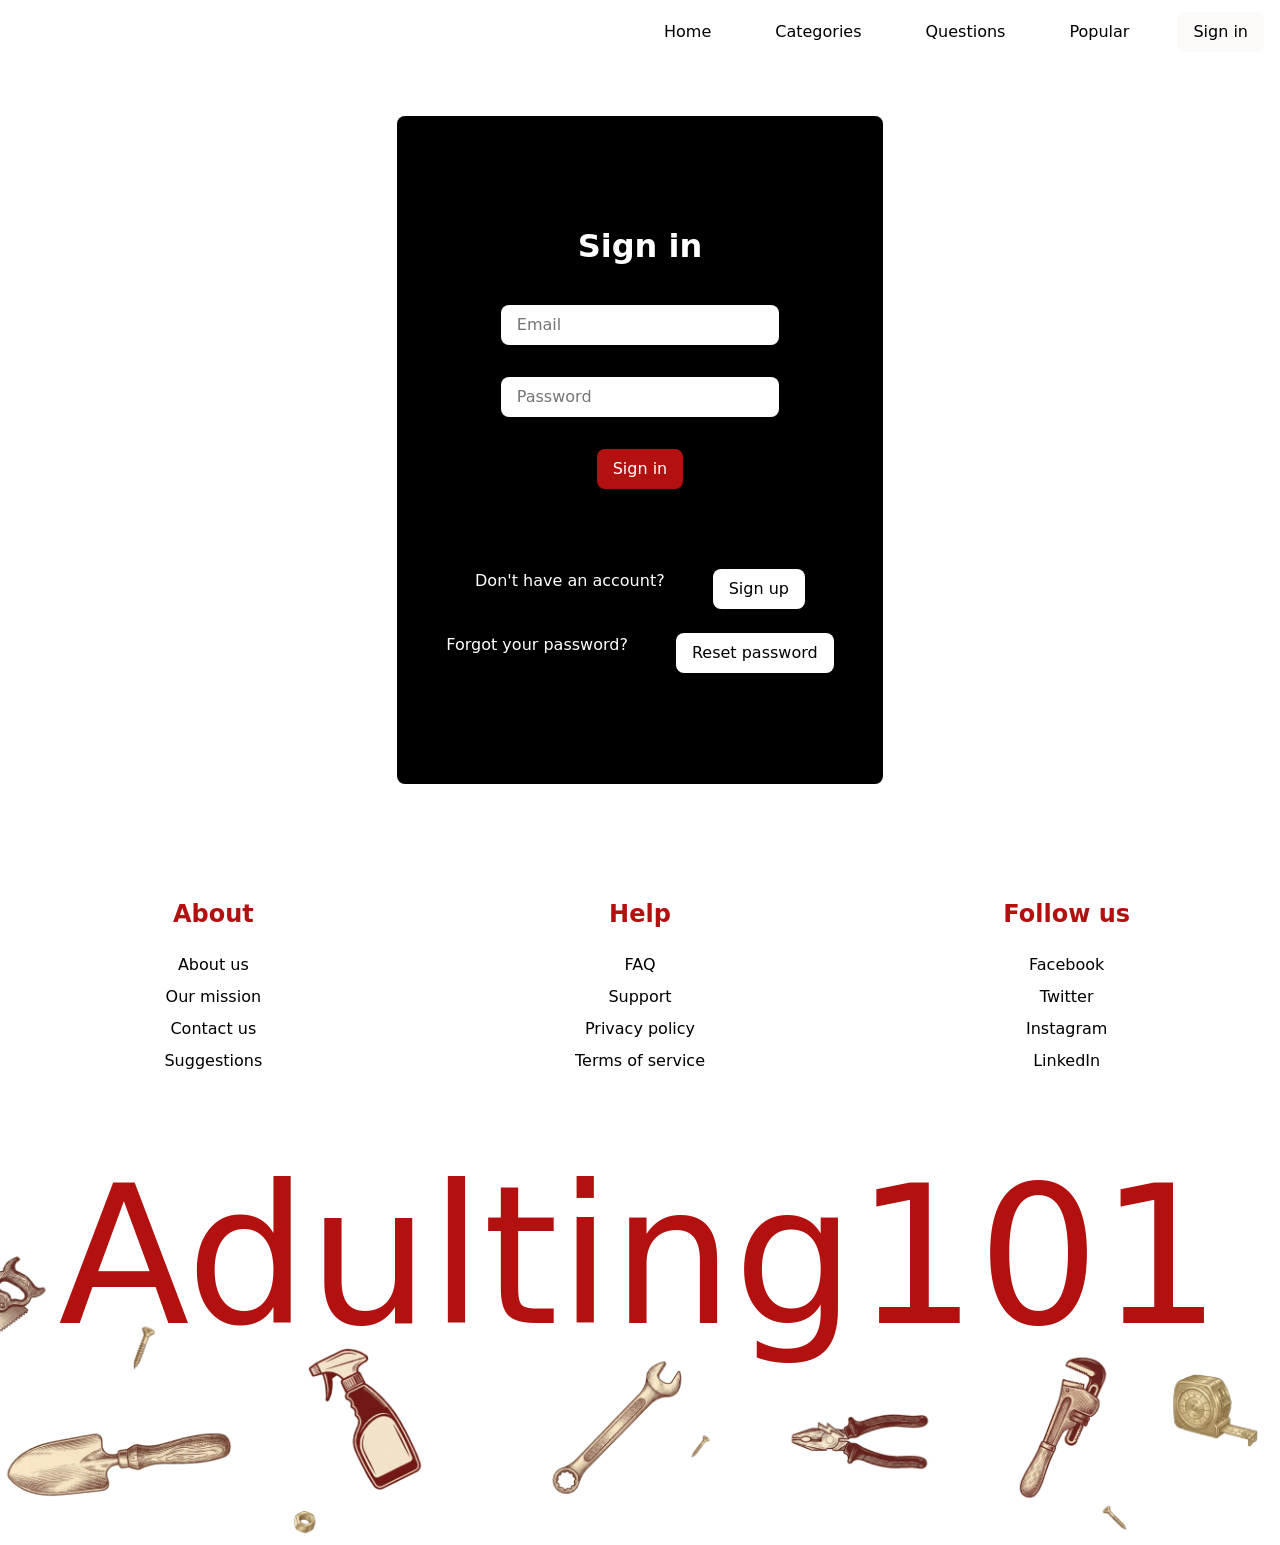
<file: signIn.html>
<!DOCTYPE html>
<html lang="en">
<head>
  <meta charset="UTF-8">
  <meta name="viewport" content="width=device-width, initial-scale=1.0">
  <link href="https://cdn.jsdelivr.net/npm/bootstrap@5.3.8/dist/css/bootstrap.min.css" rel="stylesheet" integrity="sha384-sRIl4kxILFvY47J16cr9ZwB07vP4J8+LH7qKQnuqkuIAvNWLzeN8tE5YBujZqJLB" crossorigin="anonymous">
  <link rel="stylesheet" href="css/navbar.css">
  <link rel="stylesheet" href="css/signIn.css">
  <link rel="stylesheet" href="css/footer.css">
  <title>Adulting101</title>
</head>
<body>
  <header id="navbar">
    <nav>
      <div>
        <div class="col-12">
          <ul class="d-none d-md-flex" id="menuList">
            <li><a href="index.html" id="home">Home</a></li>
            <li><a href="index.html#categoriesSectionId" id="categories">Categories</a></li>
            <li><a href="questions.html" id="questions">Questions</a></li>
            <li><a href="popular.html" id="popular">Popular</a></li>
            <li><a href="signIn.html" id="signIn">Sign in</a></li>
          </ul>
          <div class="menuButtonContainer">
            <button class="d-flex d-md-none menuButton" onclick="toggleMenu()" id="menuButtonId">
              <svg xmlns="http://www.w3.org/2000/svg" width="40" height="40" fill="currentColor" class="bi bi-justify" id="openMenu" viewBox="0 0 16 16">
                <path fill-rule="evenodd" d="M2 12.5a.5.5 0 0 1 .5-.5h11a.5.5 0 0 1 0 1h-11a.5.5 0 0 1-.5-.5m0-3a.5.5 0 0 1 .5-.5h11a.5.5 0 0 1 0 1h-11a.5.5 0 0 1-.5-.5m0-3a.5.5 0 0 1 .5-.5h11a.5.5 0 0 1 0 1h-11a.5.5 0 0 1-.5-.5m0-3a.5.5 0 0 1 .5-.5h11a.5.5 0 0 1 0 1h-11a.5.5 0 0 1-.5-.5"/>
              </svg>
              <svg xmlns="http://www.w3.org/2000/svg" width="40" height="40" fill="currentColor" class="bi bi-x-square d-none" id="closeMenu" viewBox="0 0 16 16">
                <path d="M14 1a1 1 0 0 1 1 1v12a1 1 0 0 1-1 1H2a1 1 0 0 1-1-1V2a1 1 0 0 1 1-1zM2 0a2 2 0 0 0-2 2v12a2 2 0 0 0 2 2h12a2 2 0 0 0 2-2V2a2 2 0 0 0-2-2z"/>
                <path d="M4.646 4.646a.5.5 0 0 1 .708 0L8 7.293l2.646-2.647a.5.5 0 0 1 .708.708L8.707 8l2.647 2.646a.5.5 0 0 1-.708.708L8 8.707l-2.646 2.647a.5.5 0 0 1-.708-.708L7.293 8 4.646 5.354a.5.5 0 0 1 0-.708"/>
              </svg>
            </button>
          </div>
        </div>
      </div>
    </nav>
  </header>
  <main>
    <section>
      <div class="d-flex flex-column align-items-center justify-content-center signInContainer">
        <div class="d-flex flex-column align-items-center justify-content-center signInForm">
          <h1>Sign in</h1>
          <form class="d-flex flex-column align-items-center justify-content-center formContainer">
            <input type="email" placeholder="Email">
            <input type="password" placeholder="Password">
            <a href="wip.html" class="signInButton">Sign in</a>
          </form>
          <div class="d-flex signUp">
            <p>Don't have an account?</p>
            <a href="wip.html" class="signUpButton">Sign up</a>
          </div>
          <div class="d-flex forgotPassword">
            <p>Forgot your password?</p>
            <a href="wip.html">Reset password</a>
          </div>
        </div>
      </div>
    </section>
  </main>
  <footer>
    <div class="row m-0 footerContainer">
      <div class="col-4 m-0 p-0 footerItem">
        <h4>About</h4>
        <ul>
          <li><a href="about.html#aboutSectionId">About us</a></li>
          <li><a href="about.html#missionSectionId">Our mission</a></li>
          <li><a href="about.html#contactSectionId">Contact us</a></li>
          <li><a href="about.html#suggestionsSectionId">Suggestions</a></li>
        </ul>
      </div>
      <div class="col-4 m-0 p-0 footerItem">
        <h4>Help</h4>
        <ul>
          <li><a href="help.html#faqSectionId">FAQ</a></li>
          <li><a href="help.html#supportSectionId">Support</a></li>
          <li><a href="help.html#privacyPolicySectionId">Privacy policy</a></li>
          <li><a href="help.html#termsOfServiceSectionId">Terms of service</a></li>
        </ul>
      </div>
      <div class="col-4 m-0 p-0 footerItem">
        <h4>Follow us</h4>
        <ul>
          <li><a href="https://www.facebook.com/">Facebook</a></li>
          <li><a href="https://x.com/">Twitter</a></li>
          <li><a href="https://www.instagram.com/">Instagram</a></li>
          <li><a href="https://www.linkedin.com/">LinkedIn</a></li>
        </ul>
      </div>
    </div>
    <span>Adulting101</span>
  </footer>
  <script src="https://cdn.jsdelivr.net/npm/bootstrap@5.3.8/dist/js/bootstrap.bundle.min.js" integrity="sha384-FKyoEForCGlyvwx9Hj09JcYn3nv7wiPVlz7YYwJrWVcXK/BmnVDxM+D2scQbITxI" crossorigin="anonymous"></script>
  <script src="js/navbar.js"></script>
</body>
</html>
</file>
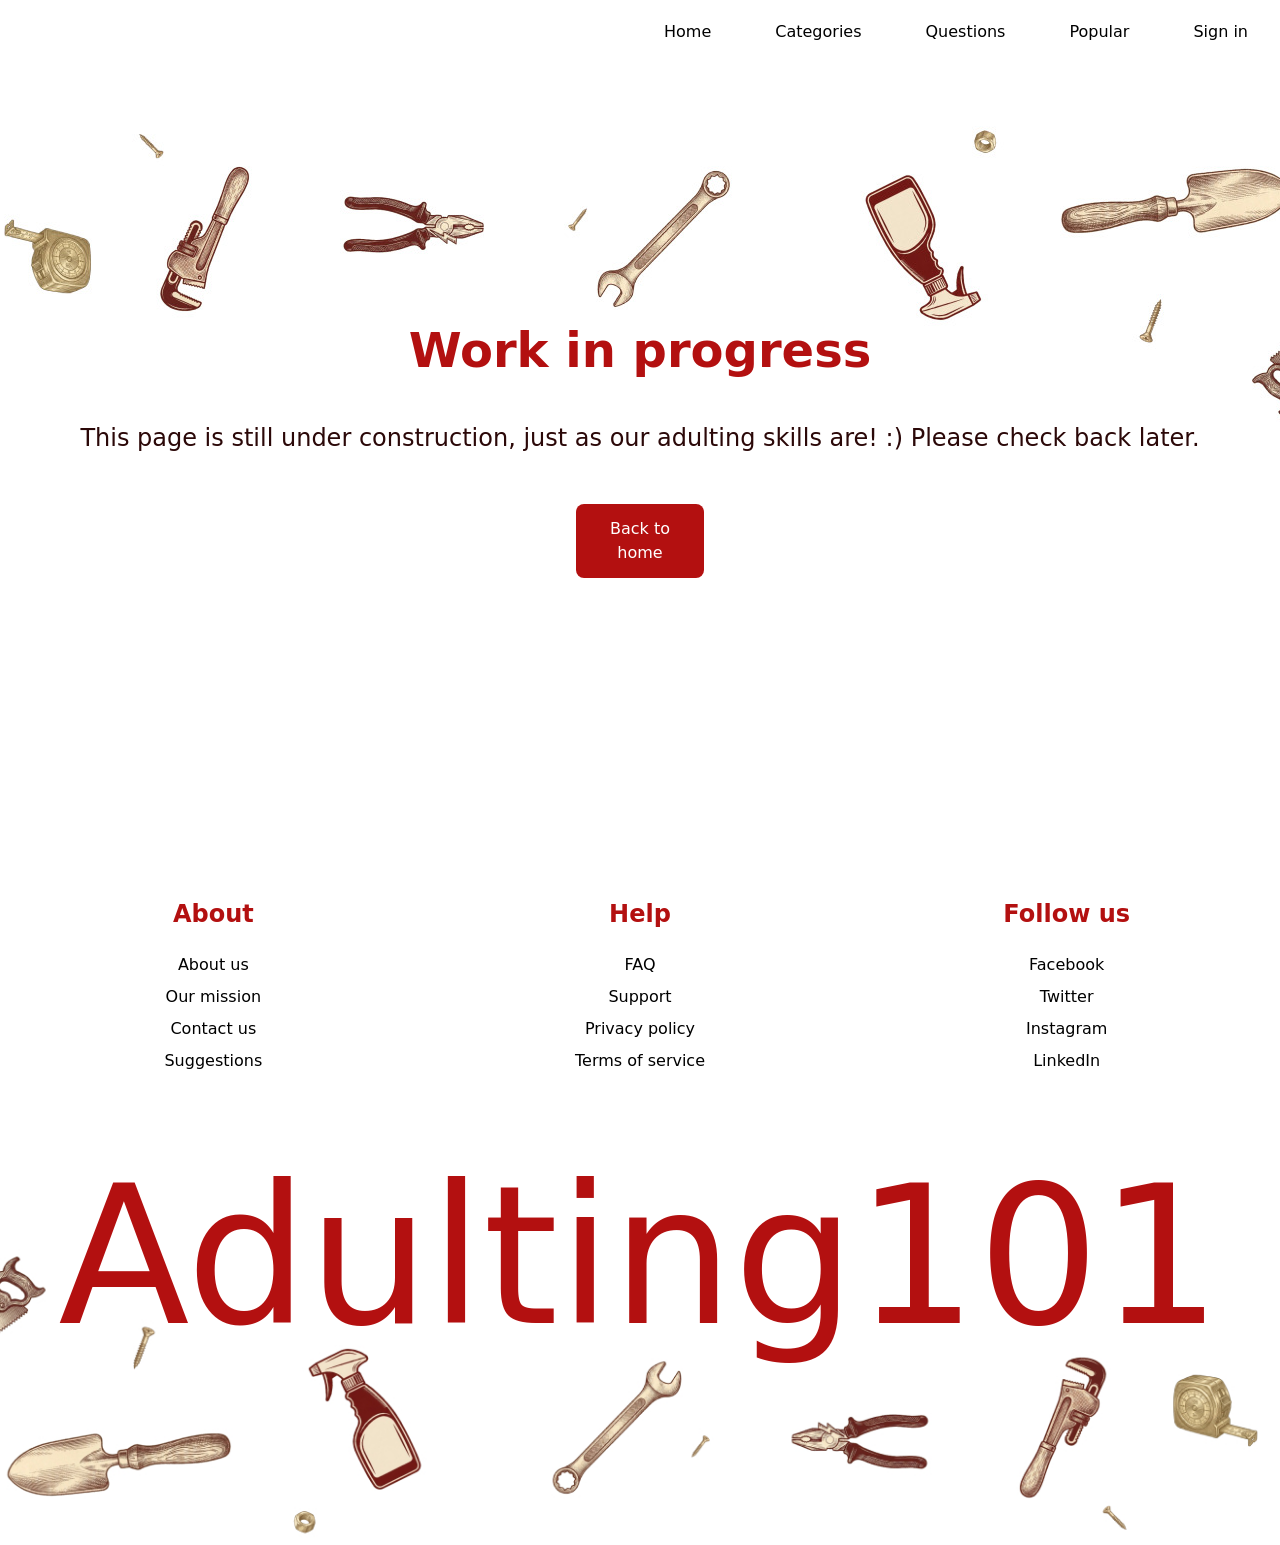
<file: wip.html>
<!DOCTYPE html>
<html lang="en">
<head>
  <meta charset="UTF-8">
  <meta name="viewport" content="width=device-width, initial-scale=1.0">
  <link href="https://cdn.jsdelivr.net/npm/bootstrap@5.3.8/dist/css/bootstrap.min.css" rel="stylesheet" integrity="sha384-sRIl4kxILFvY47J16cr9ZwB07vP4J8+LH7qKQnuqkuIAvNWLzeN8tE5YBujZqJLB" crossorigin="anonymous">
  <link rel="stylesheet" href="css/navbar.css">
  <link rel="stylesheet" href="css/wip.css">
  <link rel="stylesheet" href="css/footer.css">
  <title>Adulting101</title>
</head>
<body>
  <header id="navbar">
    <nav>
      <div>
        <div class="col-12">
          <ul class="d-none d-md-flex" id="menuList">
            <li><a href="index.html" id="home">Home</a></li>
            <li><a href="index.html#categoriesSectionId" id="categories">Categories</a></li>
            <li><a href="questions.html" id="questions">Questions</a></li>
            <li><a href="popular.html" id="popular">Popular</a></li>
            <li><a href="signIn.html" id="signIn">Sign in</a></li>
          </ul>
          <div class="menuButtonContainer">
            <button class="d-flex d-md-none menuButton" onclick="toggleMenu()" id="menuButtonId">
              <svg xmlns="http://www.w3.org/2000/svg" width="40" height="40" fill="currentColor" class="bi bi-justify" id="openMenu" viewBox="0 0 16 16">
                <path fill-rule="evenodd" d="M2 12.5a.5.5 0 0 1 .5-.5h11a.5.5 0 0 1 0 1h-11a.5.5 0 0 1-.5-.5m0-3a.5.5 0 0 1 .5-.5h11a.5.5 0 0 1 0 1h-11a.5.5 0 0 1-.5-.5m0-3a.5.5 0 0 1 .5-.5h11a.5.5 0 0 1 0 1h-11a.5.5 0 0 1-.5-.5m0-3a.5.5 0 0 1 .5-.5h11a.5.5 0 0 1 0 1h-11a.5.5 0 0 1-.5-.5"/>
              </svg>
              <svg xmlns="http://www.w3.org/2000/svg" width="40" height="40" fill="currentColor" class="bi bi-x-square d-none" id="closeMenu" viewBox="0 0 16 16">
                <path d="M14 1a1 1 0 0 1 1 1v12a1 1 0 0 1-1 1H2a1 1 0 0 1-1-1V2a1 1 0 0 1 1-1zM2 0a2 2 0 0 0-2 2v12a2 2 0 0 0 2 2h12a2 2 0 0 0 2-2V2a2 2 0 0 0-2-2z"/>
                <path d="M4.646 4.646a.5.5 0 0 1 .708 0L8 7.293l2.646-2.647a.5.5 0 0 1 .708.708L8.707 8l2.647 2.646a.5.5 0 0 1-.708.708L8 8.707l-2.646 2.647a.5.5 0 0 1-.708-.708L7.293 8 4.646 5.354a.5.5 0 0 1 0-.708"/>
              </svg>
            </button>
          </div>
        </div>
      </div>
    </nav>
  </header>

  <main>
    <section class="wipSection">
      <div class="wipSectionContainer">
        <h1>Work in progress</h1>
        <p>This page is still under construction, just as our adulting skills are! :) Please check back later.</p>
        <a href="index.html">Back to home</a>
      </div>
    </section>
  </main>

  <footer>
    <div class="row m-0 footerContainer">
      <div class="col-4 m-0 p-0 footerItem">
        <h4>About</h4>
        <ul>
          <li><a href="about.html#aboutSectionId">About us</a></li>
          <li><a href="about.html#missionSectionId">Our mission</a></li>
          <li><a href="about.html#contactSectionId">Contact us</a></li>
          <li><a href="about.html#suggestionsSectionId">Suggestions</a></li>
        </ul>
      </div>
      <div class="col-4 m-0 p-0 footerItem">
        <h4>Help</h4>
        <ul>
          <li><a href="help.html#faqSectionId">FAQ</a></li>
          <li><a href="help.html#supportSectionId">Support</a></li>
          <li><a href="help.html#privacyPolicySectionId">Privacy policy</a></li>
          <li><a href="help.html#termsOfServiceSectionId">Terms of service</a></li>
        </ul>
      </div>
      <div class="col-4 m-0 p-0 footerItem">
        <h4>Follow us</h4>
        <ul>
          <li><a href="https://www.facebook.com/">Facebook</a></li>
          <li><a href="https://x.com/">Twitter</a></li>
          <li><a href="https://www.instagram.com/">Instagram</a></li>
          <li><a href="https://www.linkedin.com/">LinkedIn</a></li>
        </ul>
      </div>
    </div>
    <span>Adulting101</span>
  </footer>
  <script src="https://cdn.jsdelivr.net/npm/bootstrap@5.3.8/dist/js/bootstrap.bundle.min.js" integrity="sha384-FKyoEForCGlyvwx9Hj09JcYn3nv7wiPVlz7YYwJrWVcXK/BmnVDxM+D2scQbITxI" crossorigin="anonymous"></script>
  <script src="js/navbar.js"></script>
</body>
</html>
</file>
<file: css/navbar.css>
/* Reset */
* {
  margin: 0;
  padding: 0;
}

/* Header */
header nav div div ul {
  height: 4rem;
  list-style: none;
  display: flex;
  align-items: center;
  justify-content: end;
  gap: 2rem;
  padding: 0;
  margin: 0;
}

header {
  width: 100%;
  position: fixed;
  z-index: 10;
  top: 0;
  left: 0;
}

header nav {
  margin-right: 1rem;
}

header nav div div ul li a{
  text-decoration: none;
  color: #000;
  height: 2.5rem;
  padding: 0 1rem;
  border-radius: 0.5rem;
  display: flex;
  align-items: center;
}

.active {
  background-color: #fcf9f9;
}

.scrolled {
  backdrop-filter: blur(15px);
  box-shadow: 0 0 30px 0 rgba(0, 0, 0, 0.5);
}

.closed {
  display: none;
}

.opened {
  height: 100vh;
  width: 100%;
  background-color: #fff;
  position: fixed;
  top: 0;
  left: 0;
  z-index: 10;
  display: flex;
  flex-direction: column;
  justify-content: center;
  align-items: center;
  gap: 2rem;
  font-size: 1.5rem;
  .active {
    background-color: #fff;
    border: 1px solid #b31010;
  }
}

.menuButtonContainer {
  display: flex;
  align-items: center;
  justify-content: end;
}

.menuButton {
  border: none;
  background-color: transparent;
  cursor: pointer;
  padding: 1rem;
}

.onTop {
  z-index: 10;
}
</file>
<file: css/about.css>
* {
  margin: 0;
  padding: 0;
}

main {
  margin-top: 7rem;
  margin-bottom: 7rem;
  display: flex;
  flex-direction: column;
  align-items: center;
  justify-content: center;
  gap: 5rem;
}

.aboutSection, .missionSection, .contactSection, .suggestionsSection {
  display: flex;
  flex-direction: column;
  align-items: center;
  justify-content: center;
}

.aboutSection, .missionSection {
  height: 50vh;
  width: 80vw;
  padding: 2rem;
  border-radius: 1rem;

}

.contactSection {
  width: 100vw;
  background-color: #b31010;
  padding: 2rem;
}


.aboutSection h2, .missionSection h2, .contactSection h2, .suggestionsSection h2 {
  font-size: 3rem;
  font-weight: 700;
  padding-bottom: 2rem;
}

.aboutSection h2, .missionSection h2 {
  color: #b31010;
}

.contactSection h2, .suggestionsSection h2 {
  color: #fff;
}

.aboutSection p, .missionSection p {
  font-size: 1.5rem;
  font-weight: 400;
}

.aboutSection p  {
  color: #fff;
}

.missionSection {
  background-color: #fff;
  border: 1px solid #000;
}

.aboutSection, .suggestionsSection {
  background-color: #000;
}

.contactSection form input, .suggestionsSection form input {
  border: 1px solid #000;
  padding: 0.5rem 1rem;
  border-radius: 0.5rem;
  width: 30vw;
}

.suggestionsSection form input, .suggestionsSection form textarea {
  border: 1px solid #000;
}

.contactSection form, .suggestionsSection form {
  display: flex;
  flex-direction: column;
  align-items: start;
  gap: 2rem;
}

.contactSection form textarea, .suggestionsSection form textarea {
  resize: none;
  padding: 0.5rem 1rem;
  border-radius: 0.5rem;
  width: 50vw;
}

.contactSection form textarea {
  border: 1px solid #000;
}

.contactSection form a, .suggestionsSection form a {
  border: none;
  padding: 0.5rem 1rem;
  border-radius: 0.5rem;
  text-decoration: none;
  color: #fff;
}

.contactSection form a {
  background-color: #000;
}

.suggestionsSection form a {
  background-color: #b31010;
}

.suggestionsSection {
  width: 60vw;
  padding: 5rem;
  border-radius: 1rem;
}

@media (max-width: 1200px) {
  .suggestionsSection {
    width: 70vw;
  }
}

@media (max-width: 576px) {

  .aboutSection, .missionSection  {
    height: auto;
  }
  .aboutSection p, .missionSection p {
    font-size: 1.1rem;
    font-weight: 300;
  }

  .missionSection h2 {
    margin-bottom: 0rem;
  }

  .contactSection form input, .suggestionsSection form input {
    width: 50vw;
  }

  .contactSection form textarea, .suggestionsSection form textarea {
    width: 70vw;
  }

  .suggestionsSection {
    width: 90vw;
  }
}
</file>
<file: css/footer.css>
/*Footer Section*/

* {
  margin: 0;
  padding: 0;
}

.footerContainer {
  display: flex;
  align-items: center;
  justify-content: center;
}

.footerItem {
  display: flex;
  flex-direction: column;
  align-items: center;
  justify-content: center;
}

.footerItem h4 {
  padding-bottom: 1rem;
  font-size: 1.5rem;
  font-weight: 700;
  color: #b31010;
}

.footerItem ul {
  list-style: none;
  padding: 0;
  margin: 0;
  display: flex;
  flex-direction: column;
  align-items: center;
  justify-content: center;
}

.footerItem ul li {
  padding-bottom: 0.5rem;
}

.footerItem ul li a {
  text-decoration: none;
  color: #000;
}

footer span {
  font-size: 12rem;
  font-weight: 500;
  color: #b31010;
  text-align: center;
  padding-top: 2rem;
  width: 100%;
  display: block;
  padding-bottom: 4rem;
}

footer {
  background-image: url("../img/footerBackground.jpg");
  background-size: cover;
  background-position: center;
  background-repeat: no-repeat;
  padding-bottom: 5rem;
}

@media (max-width: 1200px) {
  footer span {
    font-size: 6rem;
  }

  footer {
    background-image: url("../img/tabletFooterBackground.jpg");
  }
}

@media (max-width: 576px) {

  footer {
    background-image: url("../img/mobileFooterBackground.jpg");
  }
  
  footer span {
    font-size: 4rem;
  }
  .footerItem h4  {
    font-size: 1.2rem;
  }
  .footerItem ul li a {
    font-size: 0.8rem;
  }
}

@media (max-width: 400px) {
  footer span {
    font-size: 3.2rem;
  }
}
</file>
<file: css/help.css>
* {
  margin: 0;
  padding: 0;
}

main {
  margin-top: 7rem;
  margin-bottom: 7rem;
  display: flex;
  flex-direction: column;
  align-items: center;
  justify-content: center;
  gap: 5rem;
}

.supportContainer, .privacyPolicyContainer, .termsOfServiceContainer {
  display: flex;
  flex-direction: column;
  justify-content: center;
  gap: 2rem;
}

.privacyPolicyContainer, .termsOfServiceContainer  {
  align-items: center;
}

.privacyPolicySection, .termsOfServiceSection {
  width: 80vw;
  padding: 2rem;
  border-radius: 1rem;
  border: 1px solid #000;
}

.faqSection {
  background-color: #000;
  color: #fff;
  padding: 5rem;
  width: 90vw;
  border-radius: 1rem;
}

.faqSection h2, .supportSection h2, .privacyPolicySection h2, .termsOfServiceSection h2 {
  color: #b31010;
  font-size: 3rem;
  font-weight: 700;
  padding-bottom: 2rem;
}

.faqIntro {
  display: flex;
  flex-direction: column;
  align-items: center;
  justify-content: center;
  gap: 1rem;
  padding-bottom: 5rem;
}

.faqIntro p, .supportIntro p {
  font-size: 1.5rem;
}

.faqQuestions h3 {
  font-size: 2rem;
  color: #b31010;
  padding-bottom: 1rem;
}

.faqQuestions p {
  font-size: 1.2rem;
}

.faqQuestions {
  display: flex;
  flex-direction: column;
  justify-content: center;
  gap: 4rem;
}

.supportIntro {
  display: flex;
  flex-direction: column;
  align-items: center;
  justify-content: center;
  gap: 1rem;
  padding-bottom: 3rem;
}

.supportForm {
  display: flex;
  flex-direction: column;
  align-items: center;
  gap: 2rem;
}

.supportForm input, .supportForm textarea {
  border: 1px solid #000;
  padding: 0.5rem 1rem;
  border-radius: 0.5rem;
  width: 30vw;
}

.supportForm textarea {
  resize: none;
}

.supportFormButton {
  border: none;
  padding: 0.5rem 1rem;
  border-radius: 0.5rem;
  background-color: #000;
  width: 10vw;
  text-align: center;
}

.supportForm a {
  text-decoration: none;
  color: #fff;
}

@media (max-width: 1200px) {
  .supportSection {
    width: 80vw;
  }

  .supportForm input, .supportForm textarea {
    width: 60vw;
  }

  .supportFormButton {
    width: 20vw;
  }
}

@media (max-width: 576px) {
  .supportForm input, .supportForm textarea {
    width: 80vw;
  }

  .supportFormButton {
    width: 30vw;
  }
}
</file>
<file: css/popular.css>
* {
  margin: 0;
  padding: 0;
}

main {
  margin-top: 7rem;
  margin-bottom: 7rem;
  display: flex;
  flex-direction: column;
  align-items: center;
  justify-content: center;
  gap: 5rem;
}

.popularInfoSection {
  width: 80vw;
  display: flex;
  flex-direction: column;
  align-items: center;
  justify-content: center;
  gap: 1rem;
  margin-bottom: 3rem;
}

.popularInfoSection h1 {
  font-size: 3.6rem;
  font-weight: 700;
  color: #b31010;
  padding-bottom: 1rem;
}

.popularInfoSection p {
  text-align: center;
  font-size: 1.3rem;
  color: #000;
}

.popularQuestionsSection {
  width: 90vw;
  display: flex;
  flex-direction: column;
  gap: 3rem;
}

.popularQuestionsSection h2, .popularTutorialsSection h2 {
  font-size: 2.8rem;
  font-weight: 700;
  color: #b31010;
  padding-bottom: 2rem;
}

.popularQuestionsList {
  display: flex;
  flex-direction: row;
  gap: 3rem;
}

.popularQuestionItem {
  display: flex;
  flex-direction: column;
  gap: 1rem;
  border-radius: 1rem;
  padding: 4rem;
  width: 30vw;
  border: 1px solid #000;
}

.popularQuestionItem h3 a, .popularTutorialItem h3 a {
  text-decoration: none;
  color: #b31010;
}

.popularQuestionItem h3 a:hover, .popularTutorialItem h3 a:hover {
  text-decoration: underline;
}

.questionItemTags, .tutorialItemTags {
  display: flex;
  gap: 1rem;
}

.questionItemTags span, .tutorialItemTags span {
  border: 1px solid #b31010;
  padding: 0.5rem 1rem;
  border-radius: 0.5rem;
  font-size: 0.8rem;
  color:#b31010;
}

.popularTutorialsSection {
  width: 90vw;
  display: flex;
  flex-direction: column;
  align-items: center;
  gap: 3rem;
  margin-top: 3rem;
  margin-bottom: 3rem;
}

.popularTutorialsList {
  display: flex;
  flex-direction: column;
  gap: 3rem;
}

.popularTutorialItem {
  display: flex;
  flex-direction: column;
  gap: 1rem;
}

.popularTutorialItem img {
  width: 70vw;
  object-fit: cover;
  border-radius: 0.5rem;
}

.popularTutorialItem p {
  font-size: 1.2rem;
  width: 70vw;
}

@media (max-width: 1200px) {

  .popularInfoSection {
    text-align: center;
    margin-bottom: 0rem;
  }

  .popularQuestionsSection {
    align-items: center;
  }

  .popularQuestionsList {
    flex-direction: column;
    align-items: center;
    justify-content: center;
    width: 80vw;
  }

  .popularQuestionItem {
    width: 80vw;
  }

  .popularTutorialItem p {
    width: 80vw;
  }
  .popularTutorialItem img {
    width: 80vw;
  }
}

@media (max-width: 576px) {
  .popularInfoSection h1 {
    font-size: 2.5rem;
  }

  .popularInfoSection p {
    font-size: 1.2rem;
  }

  .popularQuestionsSection h2, .popularTutorialsSection h2 {
    font-size: 2.2rem;
  }

  .tutorialItemTags {
    width: 70vw;
  }

  .questionItemTags {
    flex-direction: column-reverse;
    width: 30vw;
  }

  .popularTutorialsList {
    padding: 0rem 1rem;
  }


}
</file>
<file: css/questions.css>
* {
  margin: 0;
  padding: 0;
}

main {
  margin-top: 7rem;
  margin-bottom: 7rem;
  display: flex;
  flex-direction: column;
  align-items: center;
  justify-content: center;
  gap: 5rem;
}

.searchAndCategorySelectSection {
  width: 50vw;
  display: flex;
  justify-content: space-around;
  align-items: center;
  gap: 2rem;
  padding: 2rem 1rem;
}

.searchSectionInnerContainer input, .categorySelectContainer select {
  border: 1px solid #000;
  padding: 0.5rem 1rem;
  border-radius: 0.5rem;
  width: 20vw;
}

.searchSectionInnerContainer {
  display: flex;
  gap: 1rem;
}

.searchSectionInnerContainer a {
  border: none;
  padding: 0.5rem 1rem;
  border-radius: 0.5rem;
  background-color: #b31010;
  width: 4vw;
  text-decoration: none;
  color: #fff;
  text-align: center;
}

.questionsSection {
  display: flex;
  flex-direction: column;
  align-items: center;
  justify-content: center;
  gap: 4rem;
  padding: 5rem;
  width: 80vw;
  border-radius: 1rem;
  border: 1px solid #000;
}

.questionsSection h1 {
  font-size: 4rem;
  font-weight: 700;
  color: #b31010;
}

.questionsList {
  display: flex;
  flex-direction: column;
  gap: 3rem;
}

.questionItem {
  display: flex;
  flex-direction: column;
  gap: 1rem;
  border-radius: 1rem;
  padding: 2rem;
  width: 65vw;
}

.questionItem h3 a {
  font-size: 2rem;
  text-decoration: none;
  color: #000;
  font-weight: 450;
}

.questionItem h3 a:hover {
  text-decoration: underline;
}

.questionItem p {
  font-size: 1.1rem;
  font-weight: 400;
  color: #000;
}

.questionItemTags {
  display: flex;
  gap: 1rem;
}

.questionItemTags span {
  border: 1px solid #b31010;
  padding: 0.5rem 1rem;
  border-radius: 0.5rem;
  font-size: 0.8rem;
  color:#b31010;
}

.questionsSectionButtons {
  display: flex;
  gap: 2rem;
}

.questionsSectionButtons a {
  border: none;
  border-radius: 0.5rem;
  text-decoration: none;
  color: #000;
  text-align: center;
}

.askQuestionSection {
  background-color: #000;
  color: #fff;
  padding: 5rem;
  width: 100vw;
  display: flex;
  flex-direction: column;
  align-items: center;
  justify-content: center;
  gap: 2rem;
}

.askQuestionSection a {
  border: none;
  padding: 0.8rem 1.2rem;
  border-radius: 0.5rem;
  background-color: #b31010;
  text-decoration: none;
  color: #fff;
  text-align: center;
}

@media (max-width: 1200px) {

  .searchAndCategorySelectSection {
    width: 80vw;
    gap: 1rem;
  }
  .searchSectionInnerContainer input, .categorySelectContainer select {
    width: 30vw;
  }

  .searchSectionInnerContainer a {
    width: 10vw;
  }

  .askQuestionSection a {
    padding: 0.5rem 1rem;
  }
}

@media (max-width: 576px) {
  .searchAndCategorySelectSection {
    flex-direction: column;
    gap: 2rem;
  }

  .searchSectionInnerContainer input, .categorySelectContainer select {
    width: 60vw;
  }

  .searchSectionInnerContainer a {
    width: 20vw;
  }

  .questionsSection {
    padding: 3rem 1rem;
    gap: 1rem;
  }

  .questionsSection h1 {
    font-size: 2.5rem;
  }

  .questionItem h3 a {
    font-size: 1.5rem;
  }

  .questionItem p {
    font-size: 1rem;
  }

  .questionItemTags {
    align-items: center;
    justify-content: center;
    flex-direction: column-reverse;
  }
}
</file>
<file: css/signIn.css>
* {
  margin: 0;
  padding: 0;
}

.signInContainer {
  height: 100vh;
  padding: 2rem;
  border-radius: 1rem;
}

.signInContainer h1 {
  font-size: 2rem;
  font-weight: 700;
  color: #fff;
  padding-bottom: 2rem;
}

.formContainer {
  gap: 2rem;
  margin-bottom: 5rem;
}

.signInForm {
  height: 80%;
  width: 40%;
  border-radius: 1rem;
  background-color: #000;
}

 form input {
  border: none;
  padding: 0.5rem 1rem;
  border-radius: 0.5rem;
  width: 120%;
}

.signInForm p {
  color: #fff;
}

.signInForm, .signInForm {
  padding: 0.5rem 1rem;
  border-radius: 0.5rem;
  border: none;
  color: #fff;
}

.signInForm .signUp a, .signInForm .forgotPassword a {
  text-decoration: none;
  font-size: 1rem;
  font-weight: 500;
  color: #000;
}

.signUp a, .forgotPassword a {
  background-color: #fff;
  padding: 0.5rem 1rem;
  border-radius: 0.5rem;
  border: none;
  text-decoration: none;
  text-align: center;
}

.signInButton {
  background-color: #b31010;
  padding: 0.5rem 1rem;
  border-radius: 0.5rem;
  border: none;
  text-decoration: none;
  color: #fff;
}

.signUp {
  gap: 3rem;
  padding-bottom: 1.5rem;
}

.forgotPassword {
  gap: 3rem;
}

@media (max-width: 1200px) {
  .signInForm {
    width: 80%;
    height: 70%;
  }

  .formContainer input {
    width: 150%;
  }
}

@media (max-width: 576px) {

  .signInForm a {
    font-size: 1rem;
  }
  .signInForm {
    width: 100%;
  }

  .formContainer input {
    width: 100%;
  }

  .signUp , .forgotPassword {
    gap: 1rem;
    flex-direction: column;
  }

  .signUp p, .forgotPassword p {
    font-size: 1rem;
  }
}

@media (max-width: 400px) {

  .signInForm {
    height: 100%;
  }
}
</file>
<file: css/wip.css>
* {
  margin: 0;
  padding: 0;
}

.wipSection {
  background-image: url("../img/wipBackground.jpg");
  background-position: center;
  background-repeat: no-repeat;
}

.wipSectionContainer {
  display: flex;
  flex-direction: column;
  align-items: center;
  justify-content: center;
  gap: 2rem;
  height: 100vh;
}

.wipSectionContainer h1 {
  font-size: 3rem;
  font-weight: 700;
  color: #b31010;
}

.wipSectionContainer p {
  font-size: 1.5rem;
  font-weight: 500;
  color: #2b0808;
}

/*.wipSectionContainer button {
  border: none;
  padding: 0.8rem 2rem;
  border-radius: 0.5rem;
  background-color: #b31010;
  width: 10%;
}*/

.wipSectionContainer a {
  text-decoration: none;
  color: #fff;
  border: none;
  padding: 0.8rem 2rem;
  border-radius: 0.5rem;
  background-color: #b31010;
  text-align: center;
  width: 10%;
}

@media (max-width: 1200px) {
  .wipSection {
    background-image: url("../img/wipBackgroundTablet.png");
    background-position: top;
  }

  .wipSectionContainer h1 {
    font-size: 2rem;
  }

  .wipSectionContainer p {
    font-size: 1rem;
  }

  .wipSectionContainer a {
    width: 30vw;
  }
}

@media (max-width: 576px) {
  .wipSection {
    background-image: url("../img/wipBackgroundMobile.png");
    background-repeat: no-repeat;
    background-size: cover;
    background-position: top;
  }

  .wipSectionContainer {
    padding-top: 3rem;
  }

  .wipSectionContainer p {
    text-align: center;
    margin: 0 2rem;
  }

  .wipSectionContainer a {
    width: 50%;
  }
}

@media (max-width: 400px) {

  .wipSectionContainer p {
    text-align: center;
    font-size: 0.8rem;
  }

}
</file>
